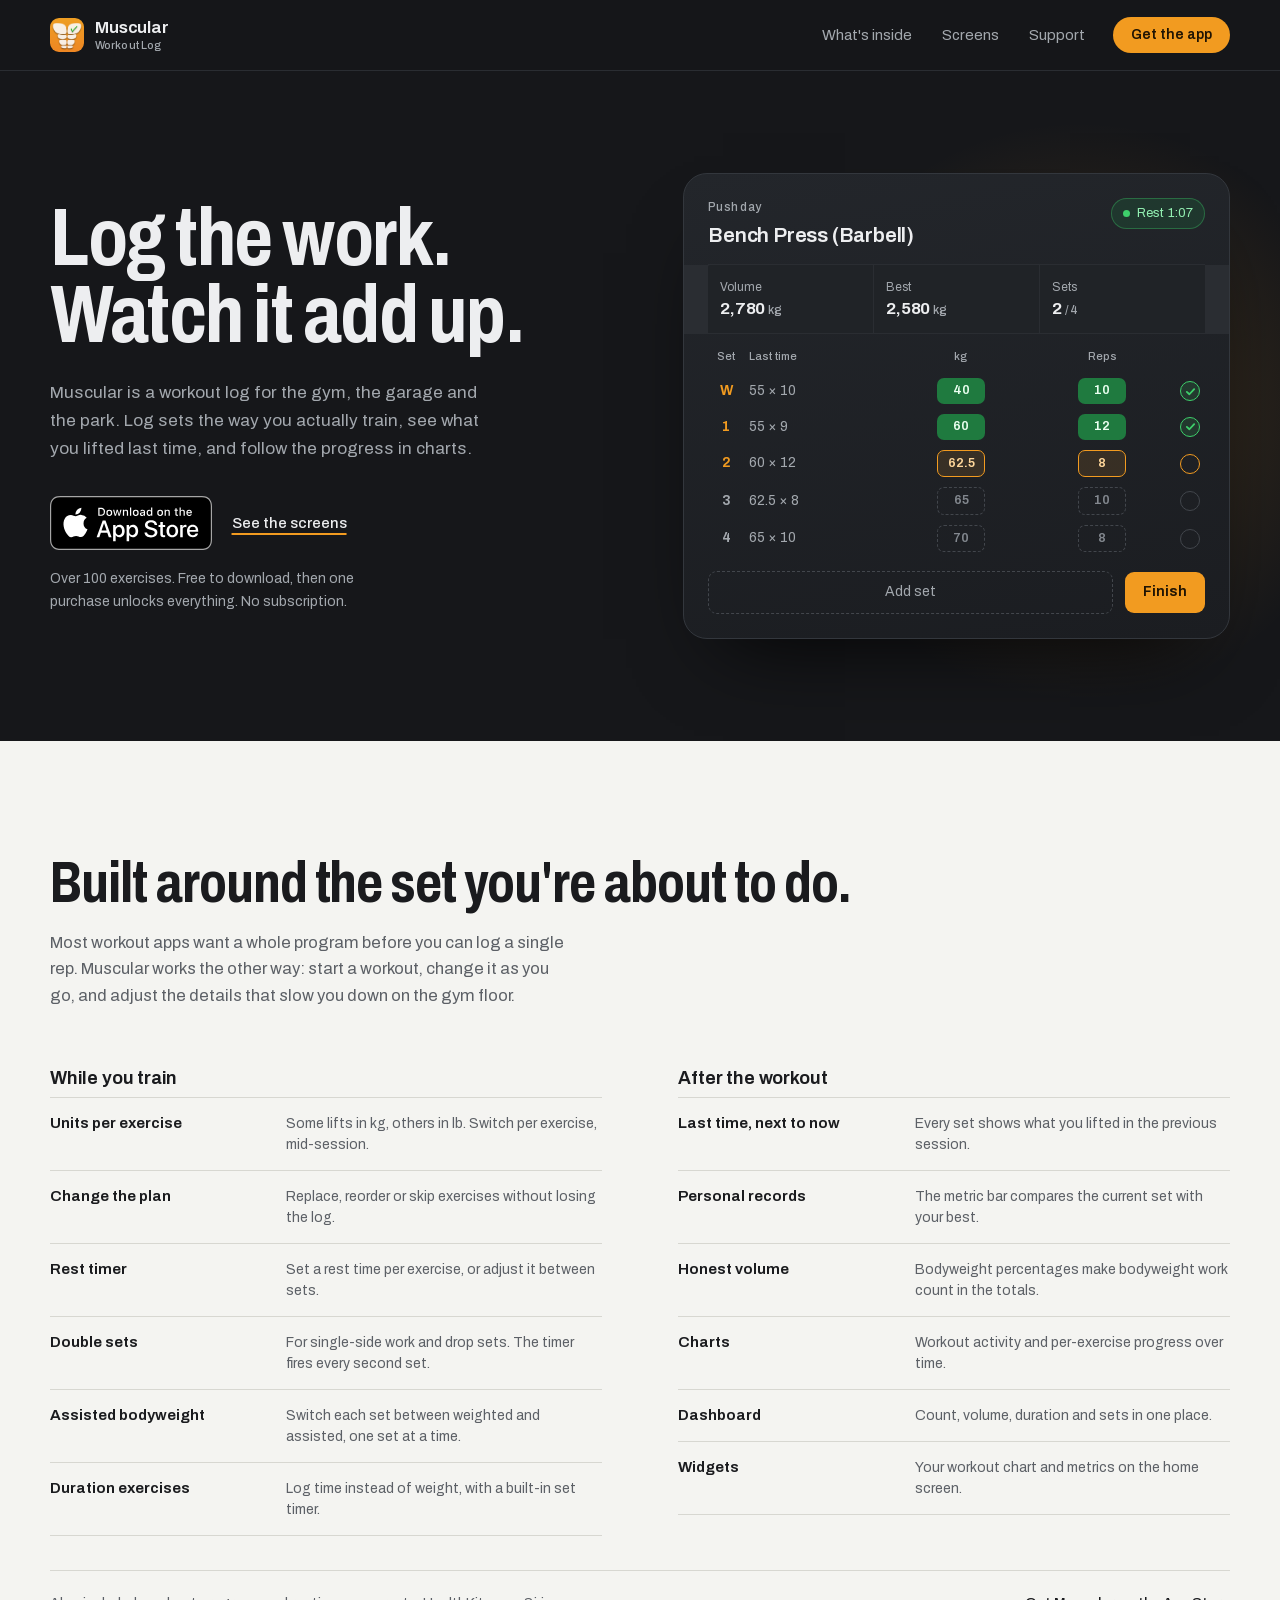
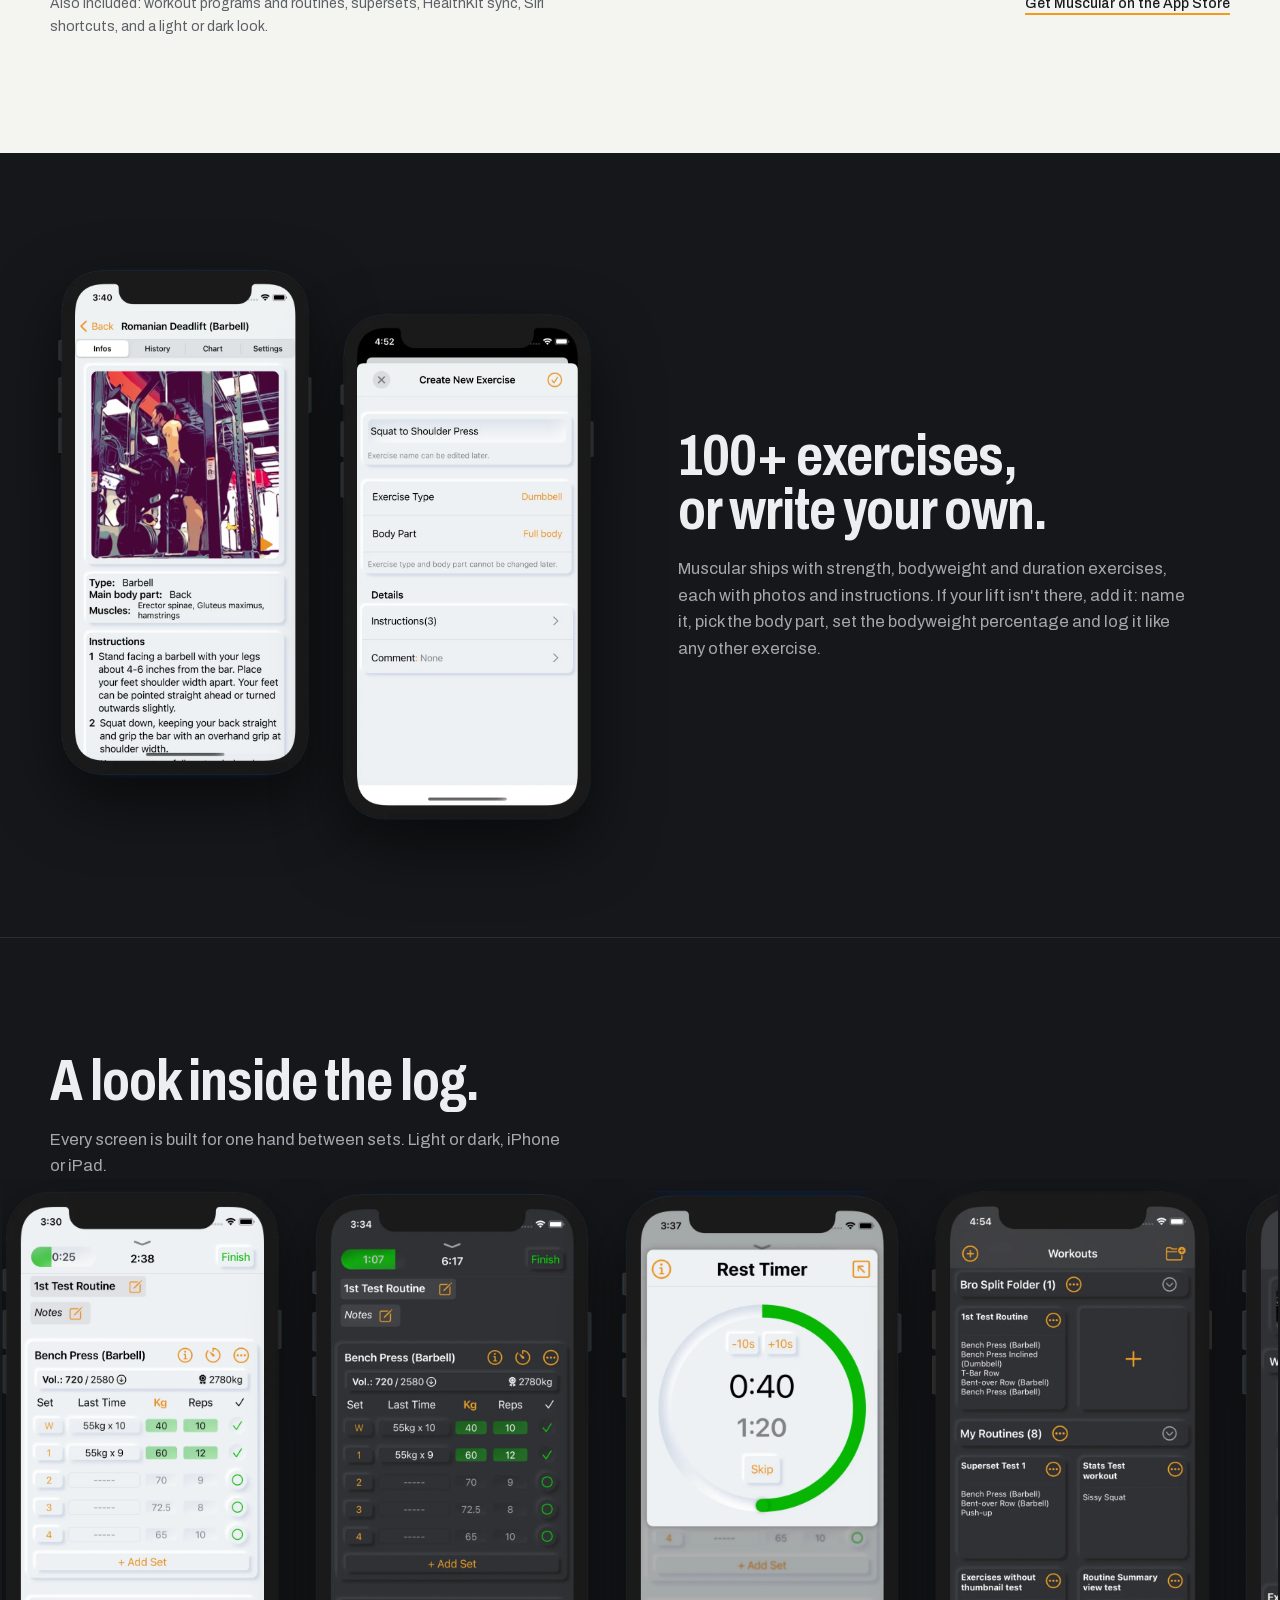
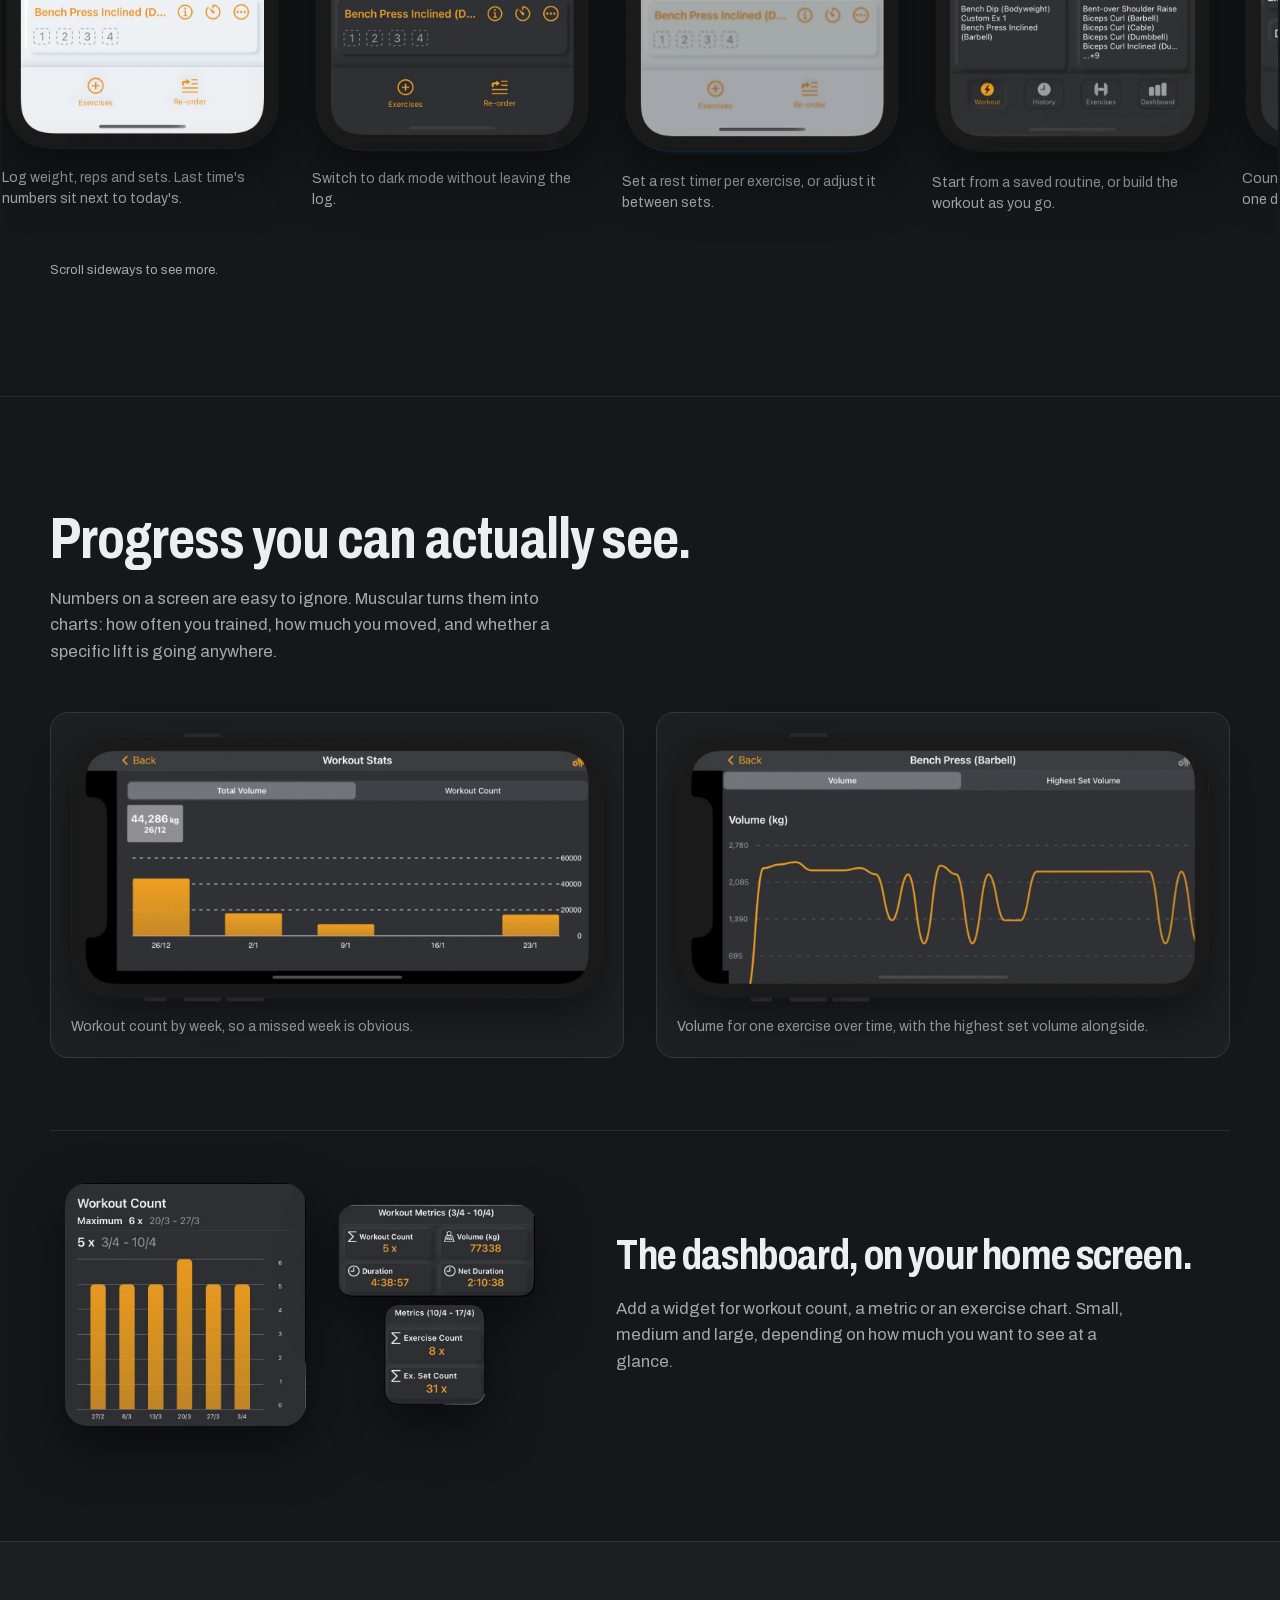
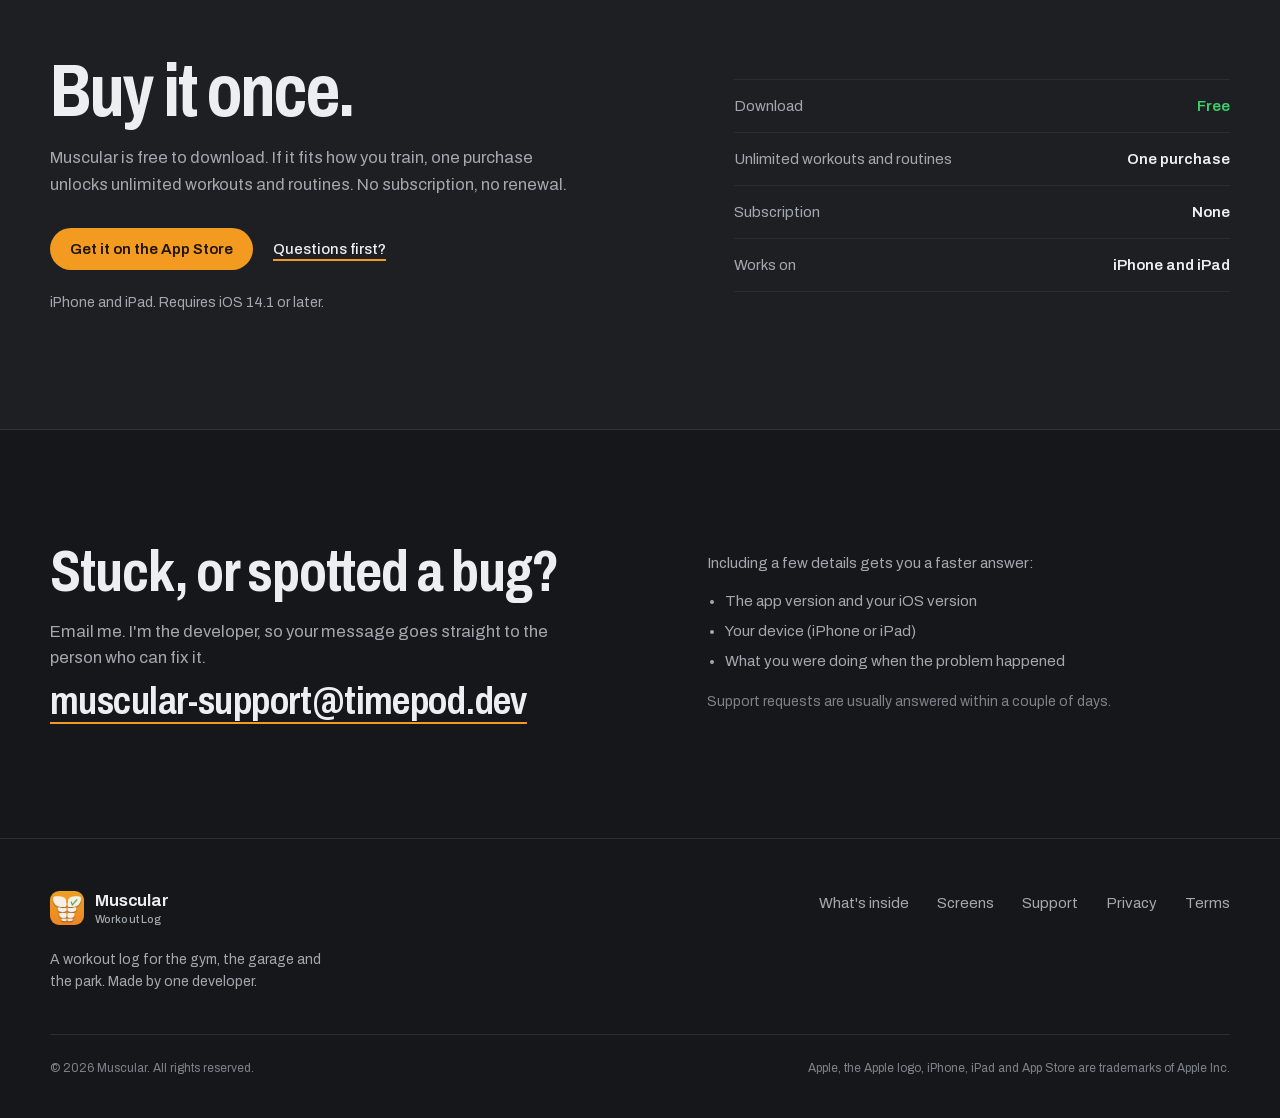
<file: index.html>
<!doctype html>
<html lang="en">
<head>
  <meta charset="utf-8">
  <meta name="viewport" content="width=device-width, initial-scale=1">
  <title>Muscular Workout Log: a workout tracker with no subscription</title>
  <meta name="description" content="Log every set, see what you lifted last time, and follow your progress in charts. Over 100 exercises, per-exercise weight units, rest timers and widgets. Free download, one-time unlock, no subscription.">
  <link rel="canonical" href="https://muscular.timepod.dev/">
  <meta name="theme-color" content="#16171a">
  <meta property="og:type" content="website">
  <meta property="og:site_name" content="Muscular Workout Log">
  <meta property="og:title" content="Muscular Workout Log">
  <meta property="og:description" content="A workout log for the gym, the garage and the park. Log sets, compare with last time, and see the progress. One-time purchase, no subscription.">
  <meta property="og:url" content="https://muscular.timepod.dev/">
  <meta property="og:image" content="https://muscular.timepod.dev/assets/img/og.png">
  <meta property="og:image:width" content="1200">
  <meta property="og:image:height" content="630">
  <meta name="twitter:card" content="summary_large_image">
  <link rel="icon" href="favicon.ico" sizes="any">
  <link rel="icon" type="image/png" href="assets/img/icon-32.png" sizes="32x32">
  <link rel="apple-touch-icon" href="assets/img/icon-180.png">
  <link rel="preload" href="assets/fonts/archivo-latin-var.woff2" as="font" type="font/woff2" crossorigin>
  <link rel="stylesheet" href="assets/css/site.css">
  <script type="application/ld+json">
  {
    "@context": "https://schema.org",
    "@type": "SoftwareApplication",
    "name": "Muscular Workout Log",
    "applicationCategory": "HealthApplication",
    "operatingSystem": "iOS 14.1 or later, iPadOS 14.1 or later",
    "url": "https://apps.apple.com/us/app/muscular-workout-log/id1513704154",
    "downloadUrl": "https://apps.apple.com/us/app/muscular-workout-log/id1513704154",
    "offers": {
      "@type": "Offer",
      "price": "0",
      "priceCurrency": "USD"
    },
    "author": {
      "@type": "Person",
      "name": "Dominik Butz"
    }
  }
  </script>
</head>
<body>
  <a class="skip" href="#main">Skip to content</a>

  <header class="site-head">
    <div class="wrap head-inner">
      <a class="brand" href="index.html">
        <img src="assets/img/app-icon.png" alt="" width="34" height="34">
        <span>
          <span class="brand-name">Muscular</span>
          <span class="brand-sub">Workout Log</span>
        </span>
      </a>
      <nav class="site-nav" aria-label="Main">
        <a href="#inside">What's inside</a>
        <a href="#screens">Screens</a>
        <a href="support.html">Support</a>
      </nav>
      <a class="btn btn-primary head-cta" href="https://apps.apple.com/us/app/muscular-workout-log/id1513704154" target="_blank" rel="noopener">Get the app</a>
    </div>
  </header>

  <main id="main">
    <section class="hero">
      <div class="wrap hero-grid">
        <div>
          <h1 class="display">Log the work. Watch it add up.</h1>
          <p class="hero-lede">Muscular is a workout log for the gym, the garage and the park. Log sets the way you actually train, see what you lifted last time, and follow the progress in charts.</p>
          <div class="hero-actions">
            <a class="badge" href="https://apps.apple.com/us/app/muscular-workout-log/id1513704154" target="_blank" rel="noopener">
              <img src="assets/img/app-store-badge.svg" alt="Download on the App Store" width="180" height="60">
            </a>
            <a class="text-link" href="#screens">See the screens</a>
          </div>
          <p class="hero-note">Over 100 exercises. Free to download, then one purchase unlocks everything. No subscription.</p>
        </div>

        <div class="session" aria-hidden="true">
          <div class="session-head">
            <div>
              <p class="session-day">Push day</p>
              <h2 class="session-title">Bench Press (Barbell)</h2>
            </div>
            <span class="session-rest"><span class="dot"></span>Rest 1:07</span>
          </div>

          <div class="session-metrics">
            <div class="metric"><span>Volume</span><b>2,780 <i>kg</i></b></div>
            <div class="metric"><span>Best</span><b>2,580 <i>kg</i></b></div>
            <div class="metric"><span>Sets</span><b>2 <i>/ 4</i></b></div>
          </div>

          <table class="sets">
            <caption class="sr-only">Bench press set log</caption>
            <thead>
              <tr>
                <th scope="col">Set</th>
                <th scope="col">Last time</th>
                <th scope="col">kg</th>
                <th scope="col">Reps</th>
                <th scope="col"><span class="sr-only">Done</span></th>
              </tr>
            </thead>
            <tbody>
              <tr class="row-a">
                <td class="set-no">W</td>
                <td class="last">55 &times; 10</td>
                <td><span class="chip chip-done">40</span></td>
                <td><span class="chip chip-done">10</span></td>
                <td><span class="mark mark-done"><svg viewBox="0 0 12 12" aria-hidden="true"><path d="M2 6.4 4.8 9 10 3.4" fill="none" stroke="currentColor" stroke-width="2" stroke-linecap="round" stroke-linejoin="round"/></svg></span></td>
              </tr>
              <tr class="row-b">
                <td class="set-no">1</td>
                <td class="last">55 &times; 9</td>
                <td><span class="chip chip-done">60</span></td>
                <td><span class="chip chip-done">12</span></td>
                <td><span class="mark mark-done"><svg viewBox="0 0 12 12" aria-hidden="true"><path d="M2 6.4 4.8 9 10 3.4" fill="none" stroke="currentColor" stroke-width="2" stroke-linecap="round" stroke-linejoin="round"/></svg></span></td>
              </tr>
              <tr>
                <td class="set-no">2</td>
                <td class="last">60 &times; 12</td>
                <td><span class="chip chip-active">62.5</span></td>
                <td><span class="chip chip-active">8</span></td>
                <td><span class="mark mark-active"></span></td>
              </tr>
              <tr class="is-upcoming">
                <td class="set-no">3</td>
                <td class="last">62.5 &times; 8</td>
                <td><span class="chip chip-empty">65</span></td>
                <td><span class="chip chip-empty">10</span></td>
                <td><span class="mark"></span></td>
              </tr>
              <tr class="is-upcoming">
                <td class="set-no">4</td>
                <td class="last">65 &times; 10</td>
                <td><span class="chip chip-empty">70</span></td>
                <td><span class="chip chip-empty">8</span></td>
                <td><span class="mark"></span></td>
              </tr>
            </tbody>
          </table>

          <div class="session-actions">
            <span class="add-set">Add set</span>
            <span class="finish">Finish</span>
          </div>
        </div>
      </div>
    </section>

    <section class="section sheet" id="inside">
      <div class="wrap">
        <div class="section-head">
          <h2 class="display-2">Built around the set you're about to do.</h2>
          <p class="lede">Most workout apps want a whole program before you can log a single rep. Muscular works the other way: start a workout, change it as you go, and adjust the details that slow you down on the gym floor.</p>
        </div>

        <div class="sheet-grid">
          <div>
            <h3 class="group-title">While you train</h3>
            <ul class="features">
              <li><b>Units per exercise</b><span>Some lifts in kg, others in lb. Switch per exercise, mid-session.</span></li>
              <li><b>Change the plan</b><span>Replace, reorder or skip exercises without losing the log.</span></li>
              <li><b>Rest timer</b><span>Set a rest time per exercise, or adjust it between sets.</span></li>
              <li><b>Double sets</b><span>For single-side work and drop sets. The timer fires every second set.</span></li>
              <li><b>Assisted bodyweight</b><span>Switch each set between weighted and assisted, one set at a time.</span></li>
              <li><b>Duration exercises</b><span>Log time instead of weight, with a built-in set timer.</span></li>
            </ul>
          </div>
          <div>
            <h3 class="group-title">After the workout</h3>
            <ul class="features">
              <li><b>Last time, next to now</b><span>Every set shows what you lifted in the previous session.</span></li>
              <li><b>Personal records</b><span>The metric bar compares the current set with your best.</span></li>
              <li><b>Honest volume</b><span>Bodyweight percentages make bodyweight work count in the totals.</span></li>
              <li><b>Charts</b><span>Workout activity and per-exercise progress over time.</span></li>
              <li><b>Dashboard</b><span>Count, volume, duration and sets in one place.</span></li>
              <li><b>Widgets</b><span>Your workout chart and metrics on the home screen.</span></li>
            </ul>
          </div>
        </div>

        <div class="sheet-foot">
          <p>Also included: workout programs and routines, supersets, HealthKit sync, Siri shortcuts, and a light or dark look.</p>
          <a class="text-link" href="https://apps.apple.com/us/app/muscular-workout-log/id1513704154" target="_blank" rel="noopener">Get Muscular on the App Store</a>
        </div>
      </div>
    </section>

    <section class="section" id="exercises">
      <div class="wrap split">
        <div class="phones-pair">
          <img src="assets/img/exercises.webp" alt="Exercise library showing a bench press with photos, muscles worked and instructions" width="746" height="1502" loading="lazy">
          <img src="assets/img/create-exercise.webp" alt="Creating a custom exercise with type, body part and bodyweight percentage" width="745" height="1497" loading="lazy">
        </div>
        <div>
          <h2 class="display-2">100+ exercises, or write your own.</h2>
          <p class="lede">Muscular ships with strength, bodyweight and duration exercises, each with photos and instructions. If your lift isn't there, add it: name it, pick the body part, set the bodyweight percentage and log it like any other exercise.</p>
        </div>
      </div>
    </section>

    <section class="section section-hairline gallery-section" id="screens">
      <div class="wrap">
        <div class="section-head">
          <h2 class="display-2">A look inside the log.</h2>
          <p class="lede">Every screen is built for one hand between sets. Light or dark, iPhone or iPad.</p>
        </div>

        <div class="gallery" role="region" aria-label="App screenshots" tabindex="0">
          <figure class="shot">
            <img src="assets/img/workout-light.webp" alt="Workout screen in light mode with bench press sets, weights and reps" width="745" height="1490" loading="lazy">
            <figcaption>Log weight, reps and sets. Last time's numbers sit next to today's.</figcaption>
          </figure>
          <figure class="shot">
            <img src="assets/img/workout-dark.webp" alt="The same workout screen in dark mode" width="746" height="1496" loading="lazy">
            <figcaption>Switch to dark mode without leaving the log.</figcaption>
          </figure>
          <figure class="shot">
            <img src="assets/img/rest-timer.webp" alt="Rest timer screen with a countdown and per-exercise timer settings" width="746" height="1504" loading="lazy">
            <figcaption>Set a rest timer per exercise, or adjust it between sets.</figcaption>
          </figure>
          <figure class="shot">
            <img src="assets/img/routines.webp" alt="Workout selection screen listing saved routines" width="740" height="1494" loading="lazy">
            <figcaption>Start from a saved routine, or build the workout as you go.</figcaption>
          </figure>
          <figure class="shot">
            <img src="assets/img/dashboard.webp" alt="Dashboard with workout count, volume, duration and set totals" width="746" height="1496" loading="lazy">
            <figcaption>Count, volume, duration and sets, all on one dashboard.</figcaption>
          </figure>
        </div>
        <p class="gallery-hint">Scroll sideways to see more.</p>
      </div>
    </section>

    <section class="section section-hairline" id="progress">
      <div class="wrap">
        <div class="section-head">
          <h2 class="display-2">Progress you can actually see.</h2>
          <p class="lede">Numbers on a screen are easy to ignore. Muscular turns them into charts: how often you trained, how much you moved, and whether a specific lift is going anywhere.</p>
        </div>

        <div class="proof-grid">
          <figure class="chart-card">
            <img src="assets/img/workout-chart.webp" alt="Bar chart of workout count across six weeks" width="1400" height="706" loading="lazy">
            <figcaption>Workout count by week, so a missed week is obvious.</figcaption>
          </figure>
          <figure class="chart-card">
            <img src="assets/img/exercise-chart.webp" alt="Line chart of bench press volume over time" width="1400" height="706" loading="lazy">
            <figcaption>Volume for one exercise over time, with the highest set volume alongside.</figcaption>
          </figure>
        </div>

        <div class="widgets">
          <div class="widget-imgs">
            <img src="assets/img/widget-workout.webp" alt="Large home screen widget showing workout count as a bar chart" width="644" height="650" loading="lazy">
            <img src="assets/img/widget-metrics.webp" alt="Small and medium home screen widgets showing workout metrics" width="600" height="600" loading="lazy">
          </div>
          <div>
            <h3 class="subhead">The dashboard, on your home screen.</h3>
            <p class="lede">Add a widget for workout count, a metric or an exercise chart. Small, medium and large, depending on how much you want to see at a glance.</p>
          </div>
        </div>
      </div>
    </section>

    <section class="section purchase" id="pricing">
      <div class="wrap purchase-grid">
        <div>
          <h2 class="display-2">Buy it once.</h2>
          <p class="lede">Muscular is free to download. If it fits how you train, one purchase unlocks unlimited workouts and routines. No subscription, no renewal.</p>
          <div class="purchase-actions">
            <a class="btn btn-primary" href="https://apps.apple.com/us/app/muscular-workout-log/id1513704154" target="_blank" rel="noopener">Get it on the App Store</a>
            <a class="text-link" href="support.html">Questions first?</a>
          </div>
          <p class="purchase-note">iPhone and iPad. Requires iOS 14.1 or later.</p>
        </div>
        <ul class="spec">
          <li><span>Download</span><b class="free">Free</b></li>
          <li><span>Unlimited workouts and routines</span><b>One purchase</b></li>
          <li><span>Subscription</span><b>None</b></li>
          <li><span>Works on</span><b>iPhone and iPad</b></li>
        </ul>
      </div>
    </section>

    <section class="section" id="support">
      <div class="wrap contact-grid">
        <div>
          <h2 class="display-2">Stuck, or spotted a bug?</h2>
          <p class="lede">Email me. I'm the developer, so your message goes straight to the person who can fix it.</p>
          <a class="mail" href="mailto:muscular-support@timepod.dev?subject=Muscular%20support">muscular-support@timepod.dev</a>
        </div>
        <div class="contact-aside">
          <p>Including a few details gets you a faster answer:</p>
          <ul>
            <li>The app version and your iOS version</li>
            <li>Your device (iPhone or iPad)</li>
            <li>What you were doing when the problem happened</li>
          </ul>
          <p class="note">Support requests are usually answered within a couple of days.</p>
        </div>
      </div>
    </section>
  </main>

  <footer class="site-foot">
    <div class="wrap">
      <div class="foot-grid">
        <div class="foot-brand">
          <a class="brand" href="index.html">
            <img src="assets/img/app-icon.png" alt="" width="34" height="34">
            <span>
              <span class="brand-name">Muscular</span>
              <span class="brand-sub">Workout Log</span>
            </span>
          </a>
          <p>A workout log for the gym, the garage and the park. Made by one developer.</p>
        </div>
        <nav class="foot-nav" aria-label="Footer">
          <a href="index.html#inside">What's inside</a>
          <a href="index.html#screens">Screens</a>
          <a href="support.html">Support</a>
          <a href="privacy.html">Privacy</a>
          <a href="terms.html">Terms</a>
        </nav>
      </div>
      <div class="foot-legal">
        <p>&copy; 2026 Muscular. All rights reserved.</p>
        <p>Apple, the Apple logo, iPhone, iPad and App Store are trademarks of Apple Inc.</p>
      </div>
    </div>
  </footer>
</body>
</html>
</file>
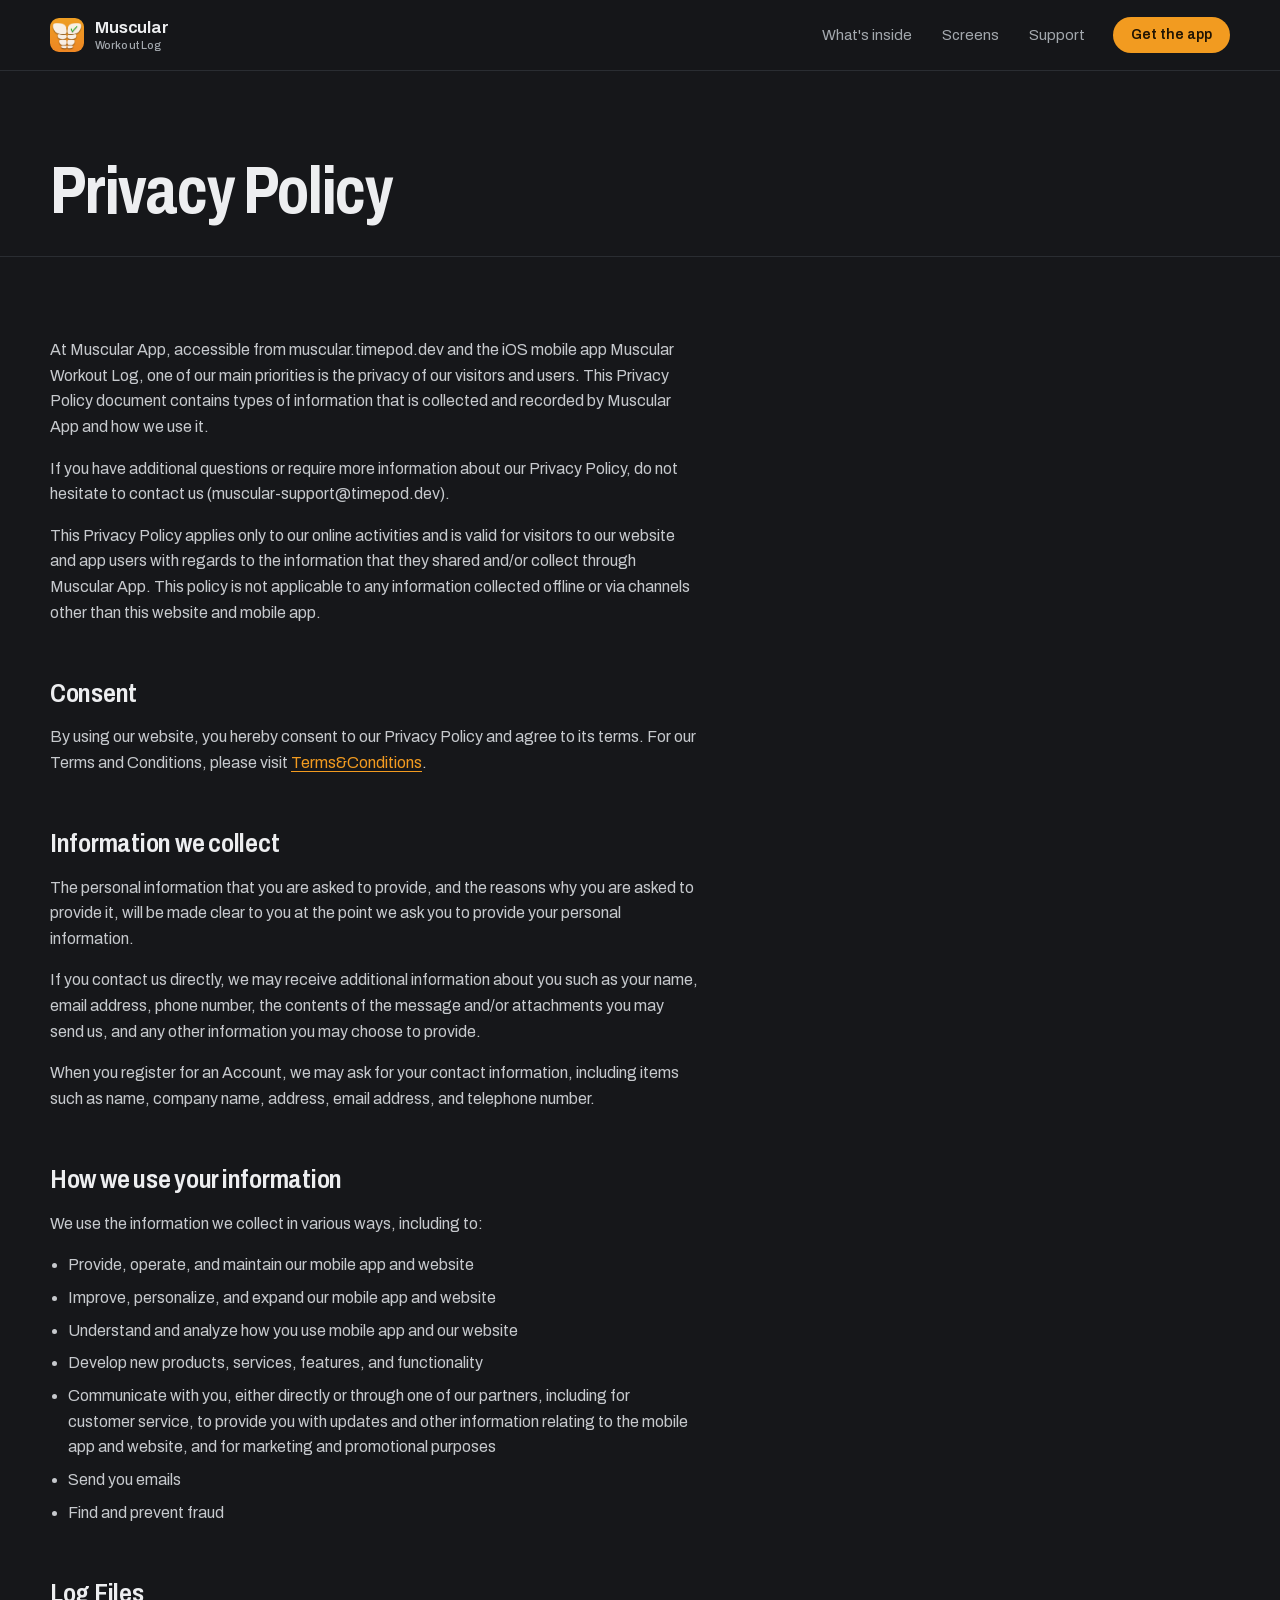
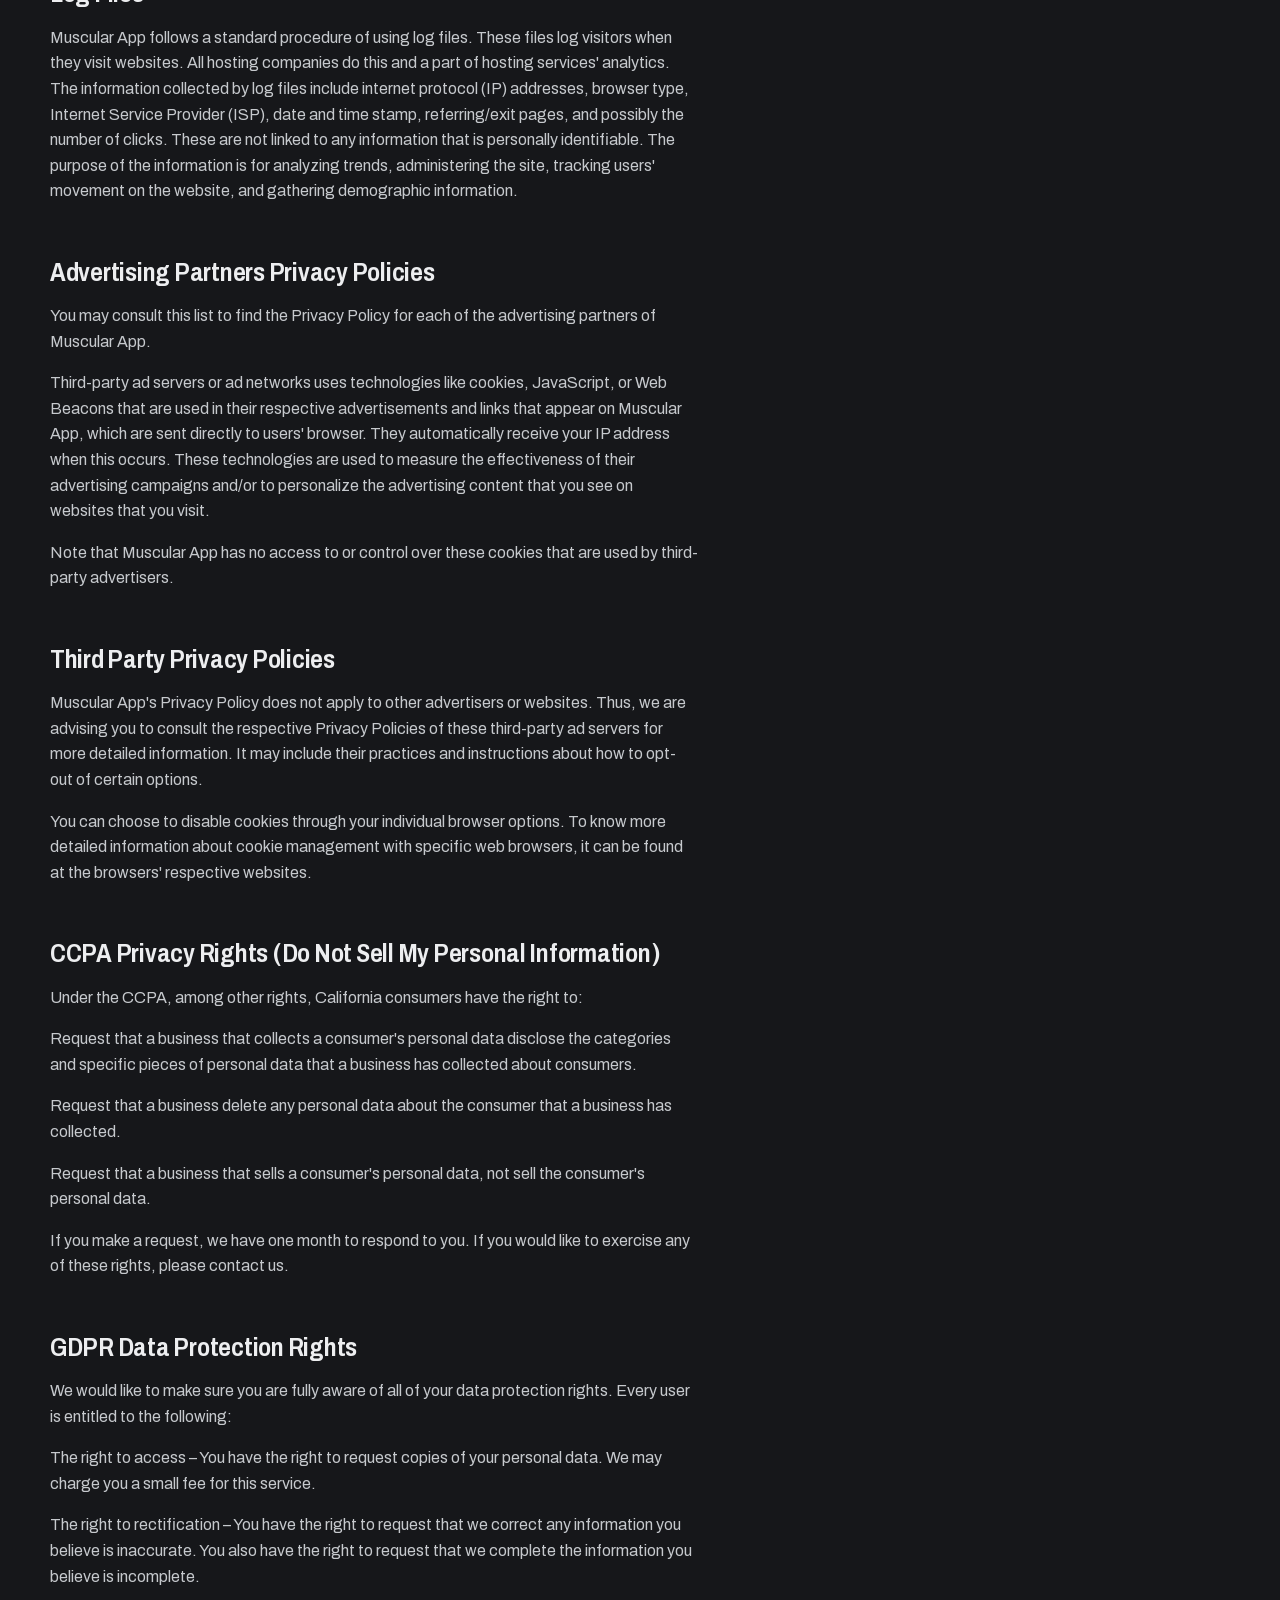
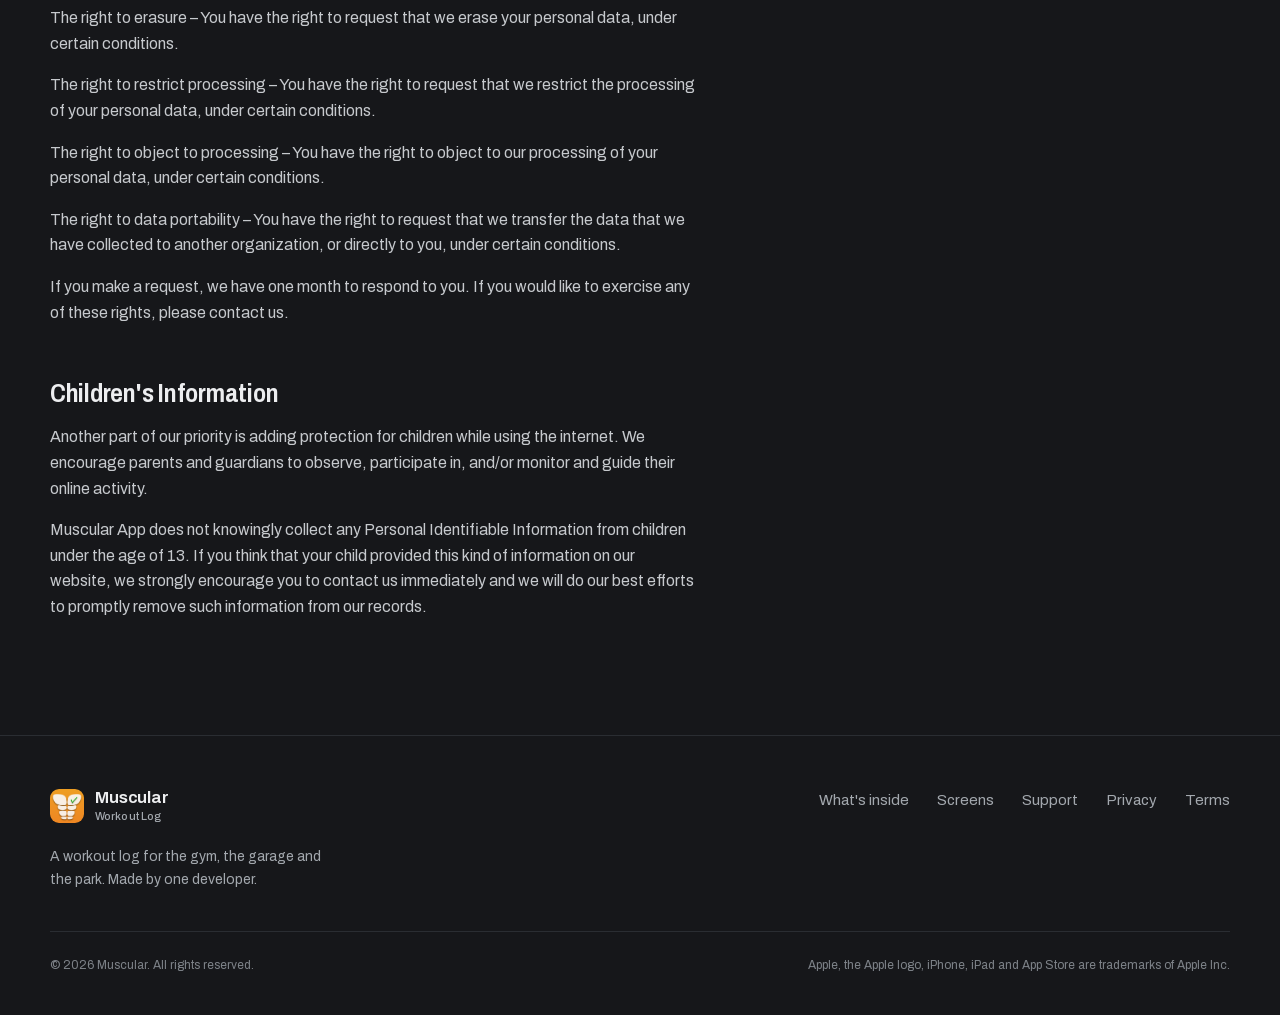
<file: privacy.html>
<!doctype html>
<html lang="en">
<head>
  <meta charset="utf-8">
  <meta name="viewport" content="width=device-width, initial-scale=1">
  <title>Privacy Policy | Muscular Workout Log</title>
  <meta name="description" content="Privacy policy for the Muscular Workout Log website and iOS app.">
  <link rel="canonical" href="https://muscular.timepod.dev/privacy.html">
  <meta name="theme-color" content="#16171a">
  <meta property="og:type" content="article">
  <meta property="og:site_name" content="Muscular Workout Log">
  <meta property="og:title" content="Privacy Policy | Muscular Workout Log">
  <meta property="og:description" content="Privacy policy for the Muscular Workout Log website and iOS app.">
  <meta property="og:url" content="https://muscular.timepod.dev/privacy.html">
  <meta property="og:image" content="https://muscular.timepod.dev/assets/img/og.png">
  <meta name="twitter:card" content="summary_large_image">
  <link rel="icon" href="favicon.ico" sizes="any">
  <link rel="icon" type="image/png" href="assets/img/icon-32.png" sizes="32x32">
  <link rel="apple-touch-icon" href="assets/img/icon-180.png">
  <link rel="preload" href="assets/fonts/archivo-latin-var.woff2" as="font" type="font/woff2" crossorigin>
  <link rel="stylesheet" href="assets/css/site.css">
</head>
<body>
  <a class="skip" href="#main">Skip to content</a>

  <header class="site-head">
    <div class="wrap head-inner">
      <a class="brand" href="index.html">
        <img src="assets/img/app-icon.png" alt="" width="34" height="34">
        <span>
          <span class="brand-name">Muscular</span>
          <span class="brand-sub">Workout Log</span>
        </span>
      </a>
      <nav class="site-nav" aria-label="Main">
        <a href="index.html#inside">What's inside</a>
        <a href="index.html#screens">Screens</a>
        <a href="support.html">Support</a>
      </nav>
      <a class="btn btn-primary head-cta" href="https://apps.apple.com/us/app/muscular-workout-log/id1513704154" target="_blank" rel="noopener">Get the app</a>
    </div>
  </header>

  <main id="main">
    <section class="page-head">
      <div class="wrap">
        <h1 class="page-title">Privacy Policy</h1>
      </div>
    </section>

    <div class="wrap">
      <article class="prose">
        <p>At Muscular App, accessible from muscular.timepod.dev and the iOS mobile app Muscular Workout Log, one of our main priorities is the privacy of our visitors and users. This Privacy Policy document contains types of information that is collected and recorded by Muscular App and how we use it.</p>

        <p>If you have additional questions or require more information about our Privacy Policy, do not hesitate to contact us (muscular-support@timepod.dev).</p>

        <p>This Privacy Policy applies only to our online activities and is valid for visitors to our website and app users with regards to the information that they shared and/or collect through Muscular App. This policy is not applicable to any information collected offline or via channels other than this website and mobile app.
        </p>

        <h2>Consent</h2>

        <p>By using our website, you hereby consent to our Privacy Policy and agree to its terms. For our Terms and Conditions, please visit <a href="terms.html">Terms&amp;Conditions</a>.</p>

        <h2>Information we collect</h2>

        <p>The personal information that you are asked to provide, and the reasons why you are asked to provide it, will be made clear to you at the point we ask you to provide your personal information.</p>
        <p>If you contact us directly, we may receive additional information about you such as your name, email address, phone number, the contents of the message and/or attachments you may send us, and any other information you may choose to provide.</p>
        <p>When you register for an Account, we may ask for your contact information, including items such as name, company name, address, email address, and telephone number.</p>

        <h2>How we use your information</h2>

        <p>We use the information we collect in various ways, including to:</p>

        <ul>
        <li>Provide, operate, and maintain our mobile app and website</li>
        <li>Improve, personalize, and expand our mobile app and website</li>
        <li>Understand and analyze how you use mobile app and our website</li>
        <li>Develop new products, services, features, and functionality</li>
        <li>Communicate with you, either directly or through one of our partners, including for customer service, to provide you with updates and other information relating to the mobile app and website, and for marketing and promotional purposes</li>
        <li>Send you emails</li>
        <li>Find and prevent fraud</li>
        </ul>

        <h2>Log Files</h2>

        <p>Muscular App follows a standard procedure of using log files. These files log visitors when they visit websites. All hosting companies do this and a part of hosting services' analytics. The information collected by log files include internet protocol (IP) addresses, browser type,
            Internet Service Provider (ISP), date and time stamp, referring/exit pages, and possibly the number of clicks. These are not linked to any information that is personally identifiable. The purpose of the information is for analyzing trends, administering the site,
            tracking users' movement on the website, and gathering demographic information.</p>

        <h2>Advertising Partners Privacy Policies</h2>

        <p>You may consult this list to find the Privacy Policy for each of the advertising partners of Muscular App.</p>

        <p>Third-party ad servers or ad networks uses technologies like cookies, JavaScript, or Web Beacons that are used in their respective advertisements and links that appear on Muscular App, which are sent directly to users' browser. They automatically receive your IP address when this occurs.
            These technologies are used to measure the effectiveness of their advertising campaigns and/or to personalize the advertising content that you see on websites that you visit.</p>

        <p>Note that Muscular App has no access to or control over these cookies that are used by third-party advertisers.</p>

        <h2>Third Party Privacy Policies</h2>

        <p>Muscular App's Privacy Policy does not apply to other advertisers or websites. Thus, we are advising you to consult the respective Privacy Policies of these third-party ad servers for more detailed information.
            It may include their practices and instructions about how to opt-out of certain options. </p>

        <p>You can choose to disable cookies through your individual browser options. To know more detailed information about cookie management with specific web browsers, it can be found at the browsers' respective websites.</p>

        <h2>CCPA Privacy Rights (Do Not Sell My Personal Information)</h2>

        <p>Under the CCPA, among other rights, California consumers have the right to:</p>
        <p>Request that a business that collects a consumer's personal data disclose the categories and specific pieces of personal data that a business has collected about consumers.</p>
        <p>Request that a business delete any personal data about the consumer that a business has collected.</p>
        <p>Request that a business that sells a consumer's personal data, not sell the consumer's personal data.</p>
        <p>If you make a request, we have one month to respond to you. If you would like to exercise any of these rights, please contact us.</p>

        <h2>GDPR Data Protection Rights</h2>

        <p>We would like to make sure you are fully aware of all of your data protection rights. Every user is entitled to the following:</p>
        <p>The right to access – You have the right to request copies of your personal data. We may charge you a small fee for this service.</p>
        <p>The right to rectification – You have the right to request that we correct any information you believe is inaccurate. You also have the right to request that we complete the information you believe is incomplete.</p>
        <p>The right to erasure – You have the right to request that we erase your personal data, under certain conditions.</p>
        <p>The right to restrict processing – You have the right to request that we restrict the processing of your personal data, under certain conditions.</p>
        <p>The right to object to processing – You have the right to object to our processing of your personal data, under certain conditions.</p>
        <p>The right to data portability – You have the right to request that we transfer the data that we have collected to another organization, or directly to you, under certain conditions.</p>
        <p>If you make a request, we have one month to respond to you. If you would like to exercise any of these rights, please contact us.</p>

        <h2>Children's Information</h2>

        <p>Another part of our priority is adding protection for children while using the internet. We encourage parents and guardians to observe, participate in, and/or monitor and guide their online activity.</p>

        <p>Muscular App does not knowingly collect any Personal Identifiable Information from children under the age of 13. If you think that your child provided this kind of information on our website, we strongly encourage you to contact us immediately and we will do our best efforts to promptly remove such information from our records.</p>
      </article>
    </div>
  </main>

  <footer class="site-foot">
    <div class="wrap">
      <div class="foot-grid">
        <div class="foot-brand">
          <a class="brand" href="index.html">
            <img src="assets/img/app-icon.png" alt="" width="34" height="34">
            <span>
              <span class="brand-name">Muscular</span>
              <span class="brand-sub">Workout Log</span>
            </span>
          </a>
          <p>A workout log for the gym, the garage and the park. Made by one developer.</p>
        </div>
        <nav class="foot-nav" aria-label="Footer">
          <a href="index.html#inside">What's inside</a>
          <a href="index.html#screens">Screens</a>
          <a href="support.html">Support</a>
          <a href="privacy.html">Privacy</a>
          <a href="terms.html">Terms</a>
        </nav>
      </div>
      <div class="foot-legal">
        <p>&copy; 2026 Muscular. All rights reserved.</p>
        <p>Apple, the Apple logo, iPhone, iPad and App Store are trademarks of Apple Inc.</p>
      </div>
    </div>
  </footer>
</body>
</html>
</file>
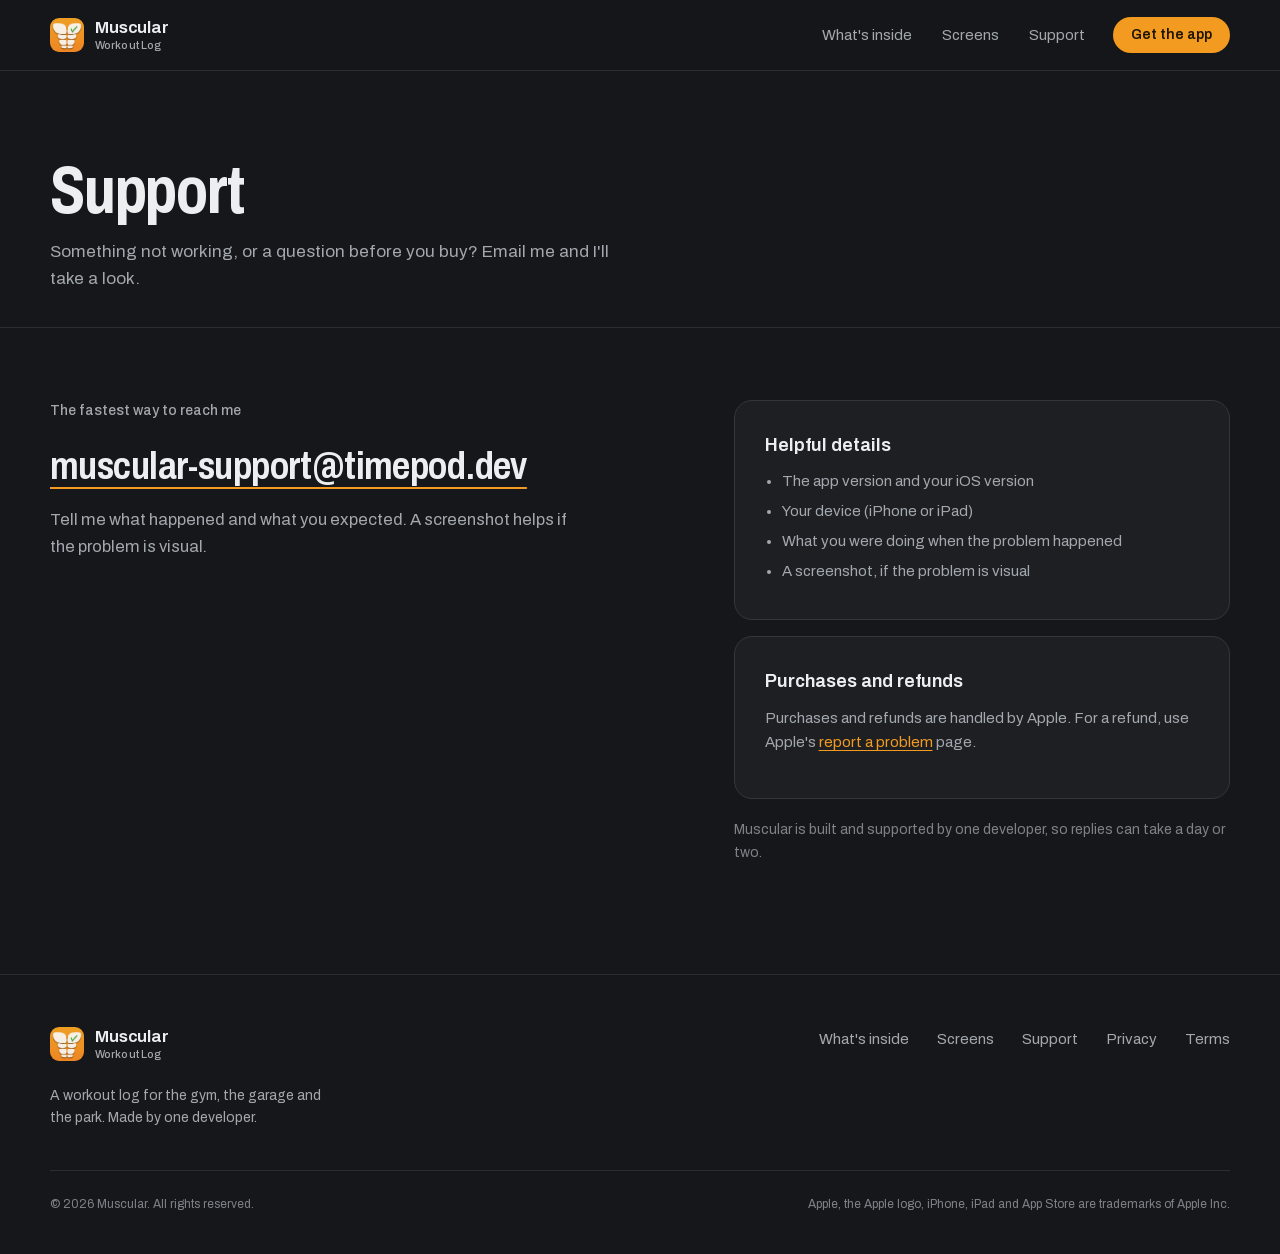
<file: support.html>
<!doctype html>
<html lang="en">
<head>
  <meta charset="utf-8">
  <meta name="viewport" content="width=device-width, initial-scale=1">
  <title>Support | Muscular Workout Log</title>
  <meta name="description" content="Get help with Muscular Workout Log. Email support about bugs, purchases, or anything else in the app.">
  <link rel="canonical" href="https://muscular.timepod.dev/support.html">
  <meta name="theme-color" content="#16171a">
  <meta property="og:type" content="website">
  <meta property="og:site_name" content="Muscular Workout Log">
  <meta property="og:title" content="Support | Muscular Workout Log">
  <meta property="og:description" content="Email support about bugs, purchases, or anything else in the app.">
  <meta property="og:url" content="https://muscular.timepod.dev/support.html">
  <meta property="og:image" content="https://muscular.timepod.dev/assets/img/og.png">
  <meta property="og:image:width" content="1200">
  <meta property="og:image:height" content="630">
  <meta name="twitter:card" content="summary_large_image">
  <link rel="icon" href="favicon.ico" sizes="any">
  <link rel="icon" type="image/png" href="assets/img/icon-32.png" sizes="32x32">
  <link rel="apple-touch-icon" href="assets/img/icon-180.png">
  <link rel="preload" href="assets/fonts/archivo-latin-var.woff2" as="font" type="font/woff2" crossorigin>
  <link rel="stylesheet" href="assets/css/site.css">
</head>
<body>
  <a class="skip" href="#main">Skip to content</a>

  <header class="site-head">
    <div class="wrap head-inner">
      <a class="brand" href="index.html">
        <img src="assets/img/app-icon.png" alt="" width="34" height="34">
        <span>
          <span class="brand-name">Muscular</span>
          <span class="brand-sub">Workout Log</span>
        </span>
      </a>
      <nav class="site-nav" aria-label="Main">
        <a href="index.html#inside">What's inside</a>
        <a href="index.html#screens">Screens</a>
        <a href="support.html" aria-current="page">Support</a>
      </nav>
      <a class="btn btn-primary head-cta" href="https://apps.apple.com/us/app/muscular-workout-log/id1513704154" target="_blank" rel="noopener">Get the app</a>
    </div>
  </header>

  <main id="main">
    <section class="page-head">
      <div class="wrap">
        <h1 class="page-title">Support</h1>
        <p class="page-intro">Something not working, or a question before you buy? Email me and I'll take a look.</p>
      </div>
    </section>

    <div class="wrap support-callout">
      <div>
        <p class="eyebrow-free">The fastest way to reach me</p>
        <a class="mail" href="mailto:muscular-support@timepod.dev?subject=Muscular%20support">muscular-support@timepod.dev</a>
        <p class="lede">Tell me what happened and what you expected. A screenshot helps if the problem is visual.</p>
      </div>
      <div class="support-aside">
        <div class="support-card">
          <h2>Helpful details</h2>
          <ul>
            <li>The app version and your iOS version</li>
            <li>Your device (iPhone or iPad)</li>
            <li>What you were doing when the problem happened</li>
            <li>A screenshot, if the problem is visual</li>
          </ul>
        </div>
        <div class="support-card">
          <h2>Purchases and refunds</h2>
          <p>Purchases and refunds are handled by Apple. For a refund, use Apple's <a href="https://reportaproblem.apple.com" target="_blank" rel="noopener">report a problem</a> page.</p>
        </div>
        <p class="note">Muscular is built and supported by one developer, so replies can take a day or two.</p>
      </div>
    </div>
  </main>

  <footer class="site-foot">
    <div class="wrap">
      <div class="foot-grid">
        <div class="foot-brand">
          <a class="brand" href="index.html">
            <img src="assets/img/app-icon.png" alt="" width="34" height="34">
            <span>
              <span class="brand-name">Muscular</span>
              <span class="brand-sub">Workout Log</span>
            </span>
          </a>
          <p>A workout log for the gym, the garage and the park. Made by one developer.</p>
        </div>
        <nav class="foot-nav" aria-label="Footer">
          <a href="index.html#inside">What's inside</a>
          <a href="index.html#screens">Screens</a>
          <a href="support.html">Support</a>
          <a href="privacy.html">Privacy</a>
          <a href="terms.html">Terms</a>
        </nav>
      </div>
      <div class="foot-legal">
        <p>&copy; 2026 Muscular. All rights reserved.</p>
        <p>Apple, the Apple logo, iPhone, iPad and App Store are trademarks of Apple Inc.</p>
      </div>
    </div>
  </footer>
</body>
</html>
</file>
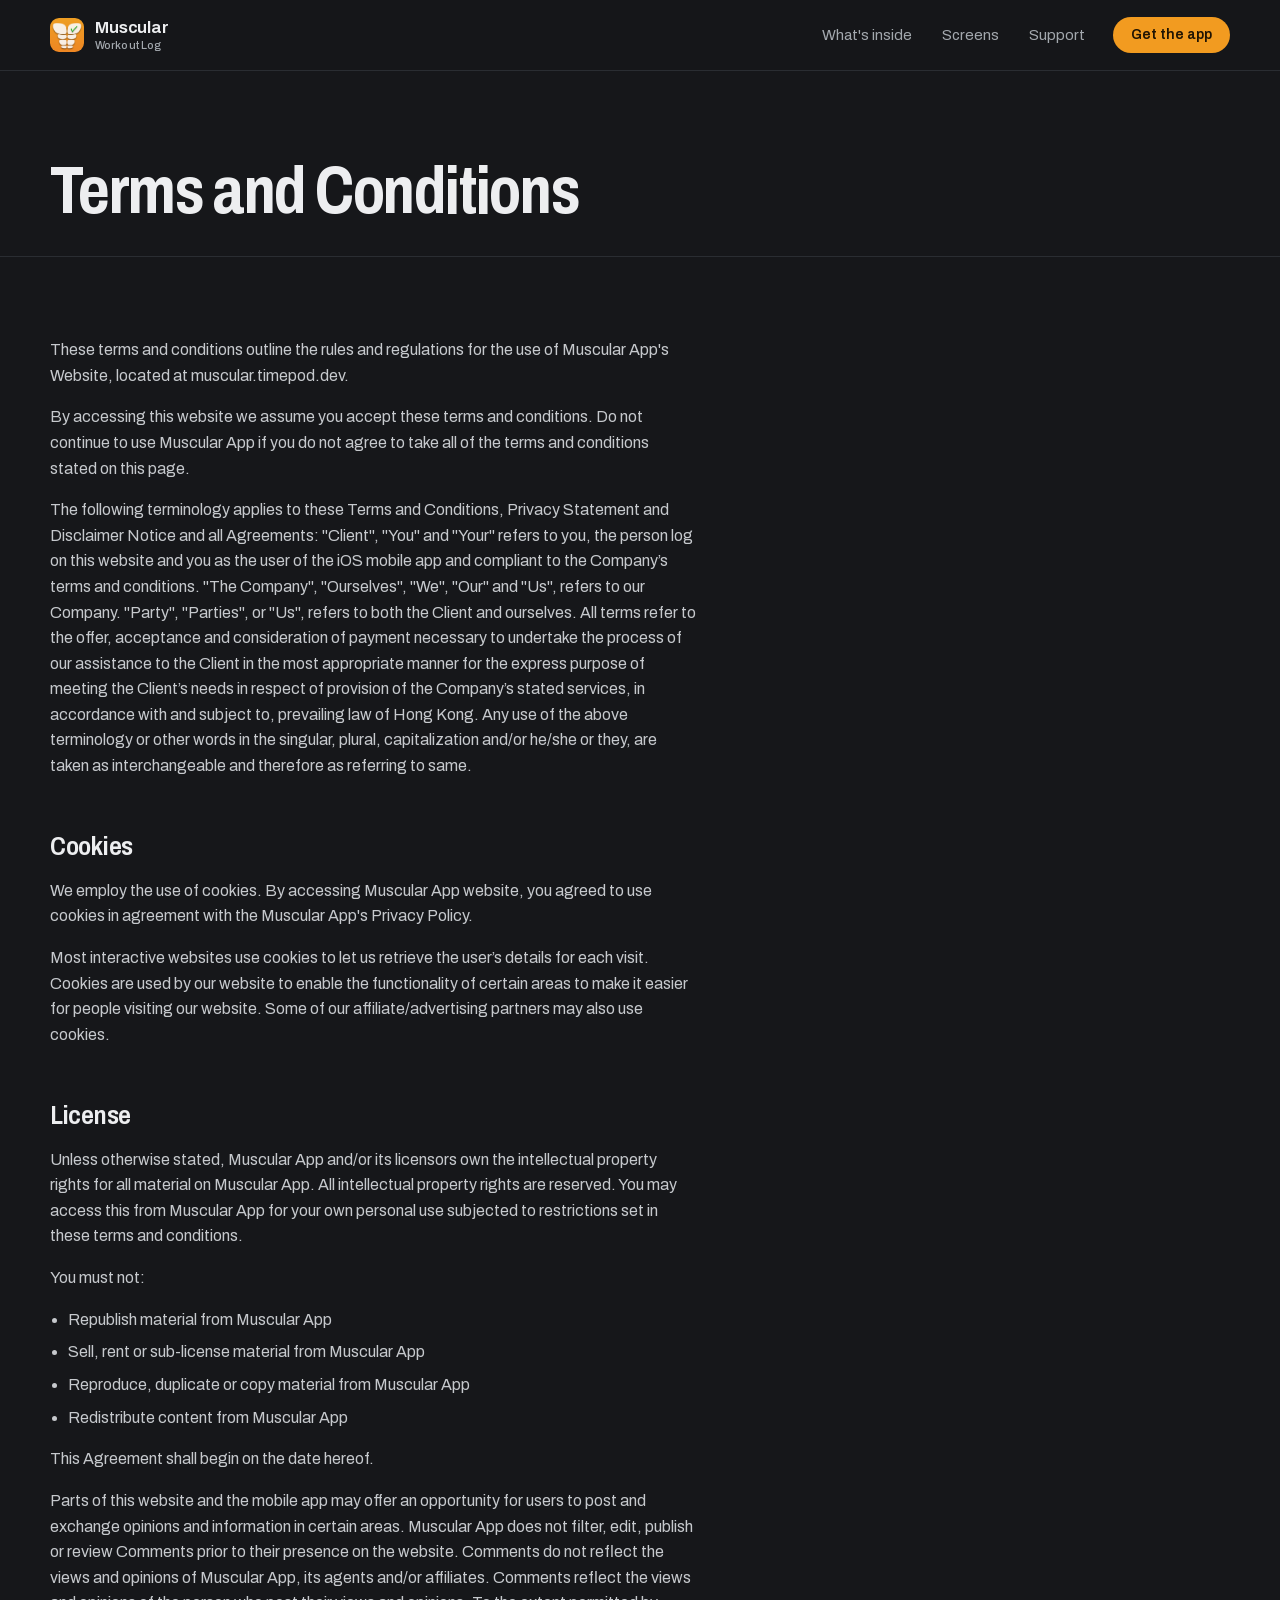
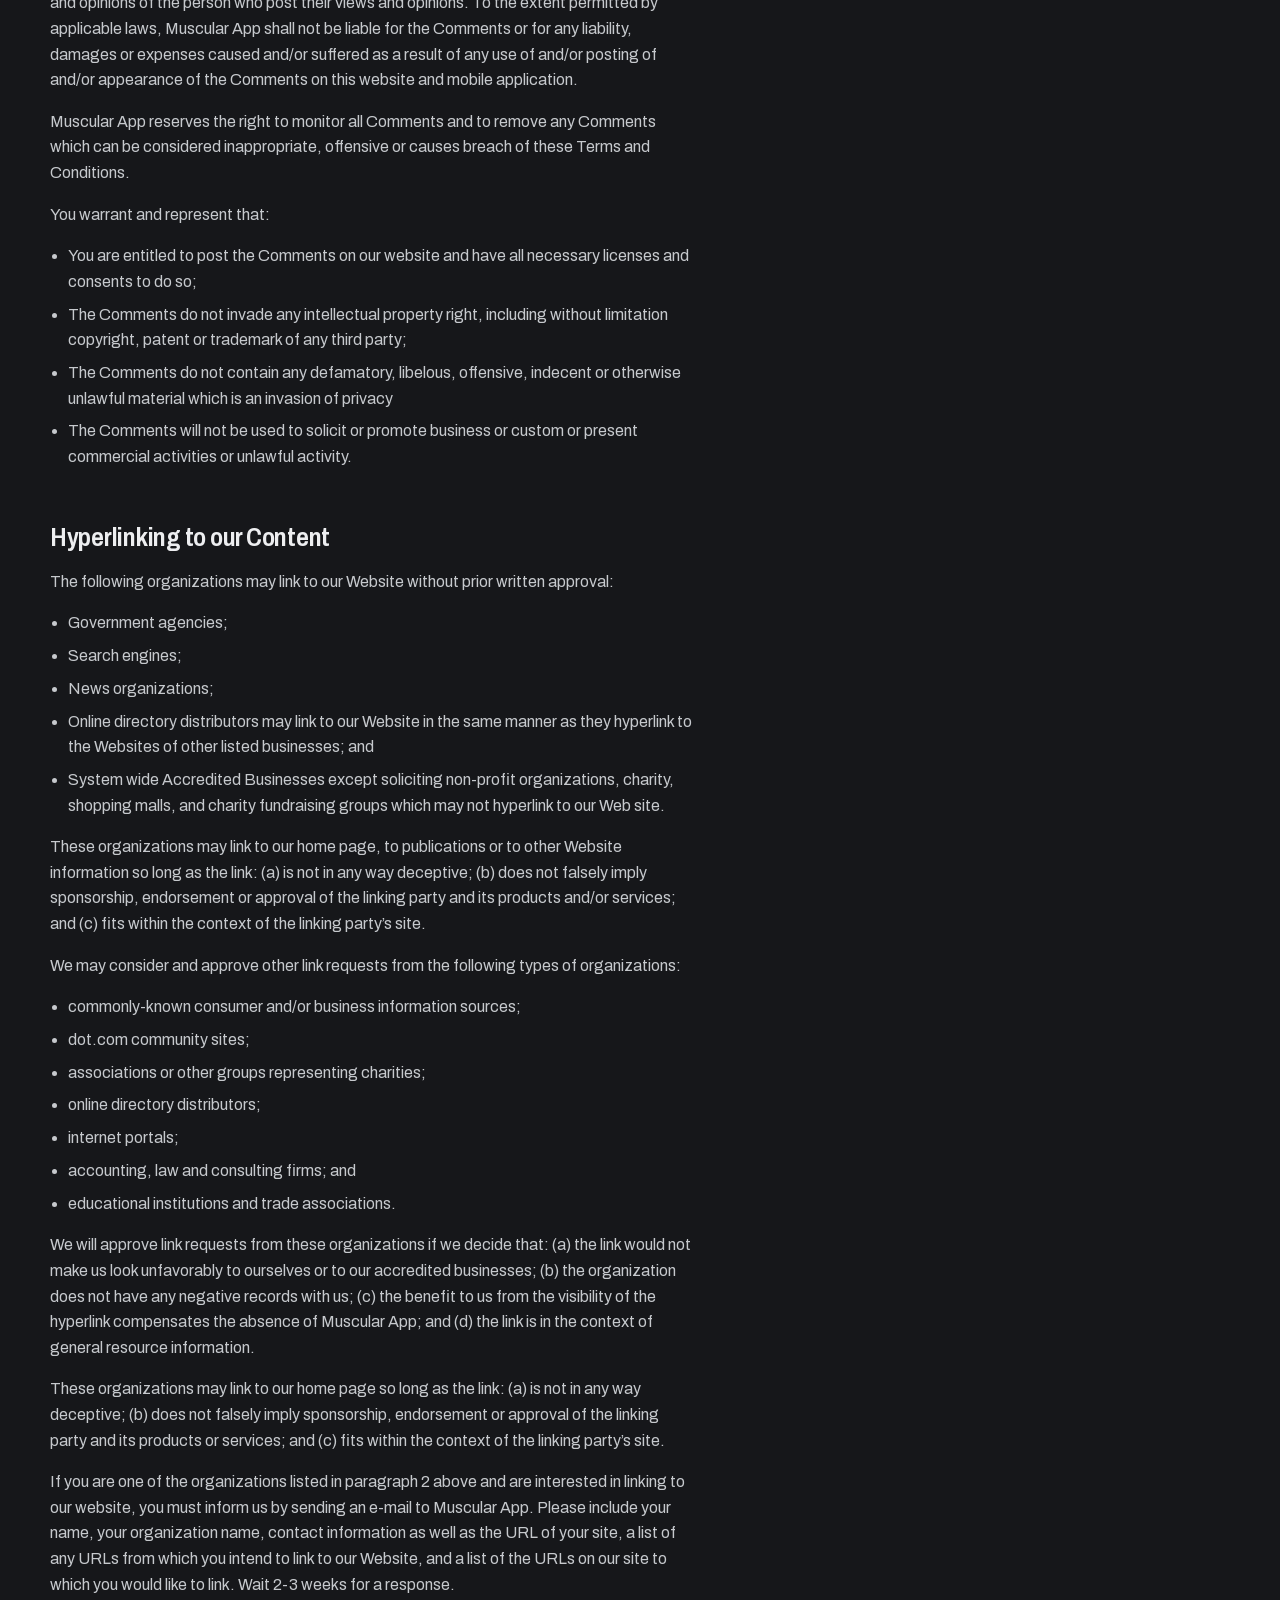
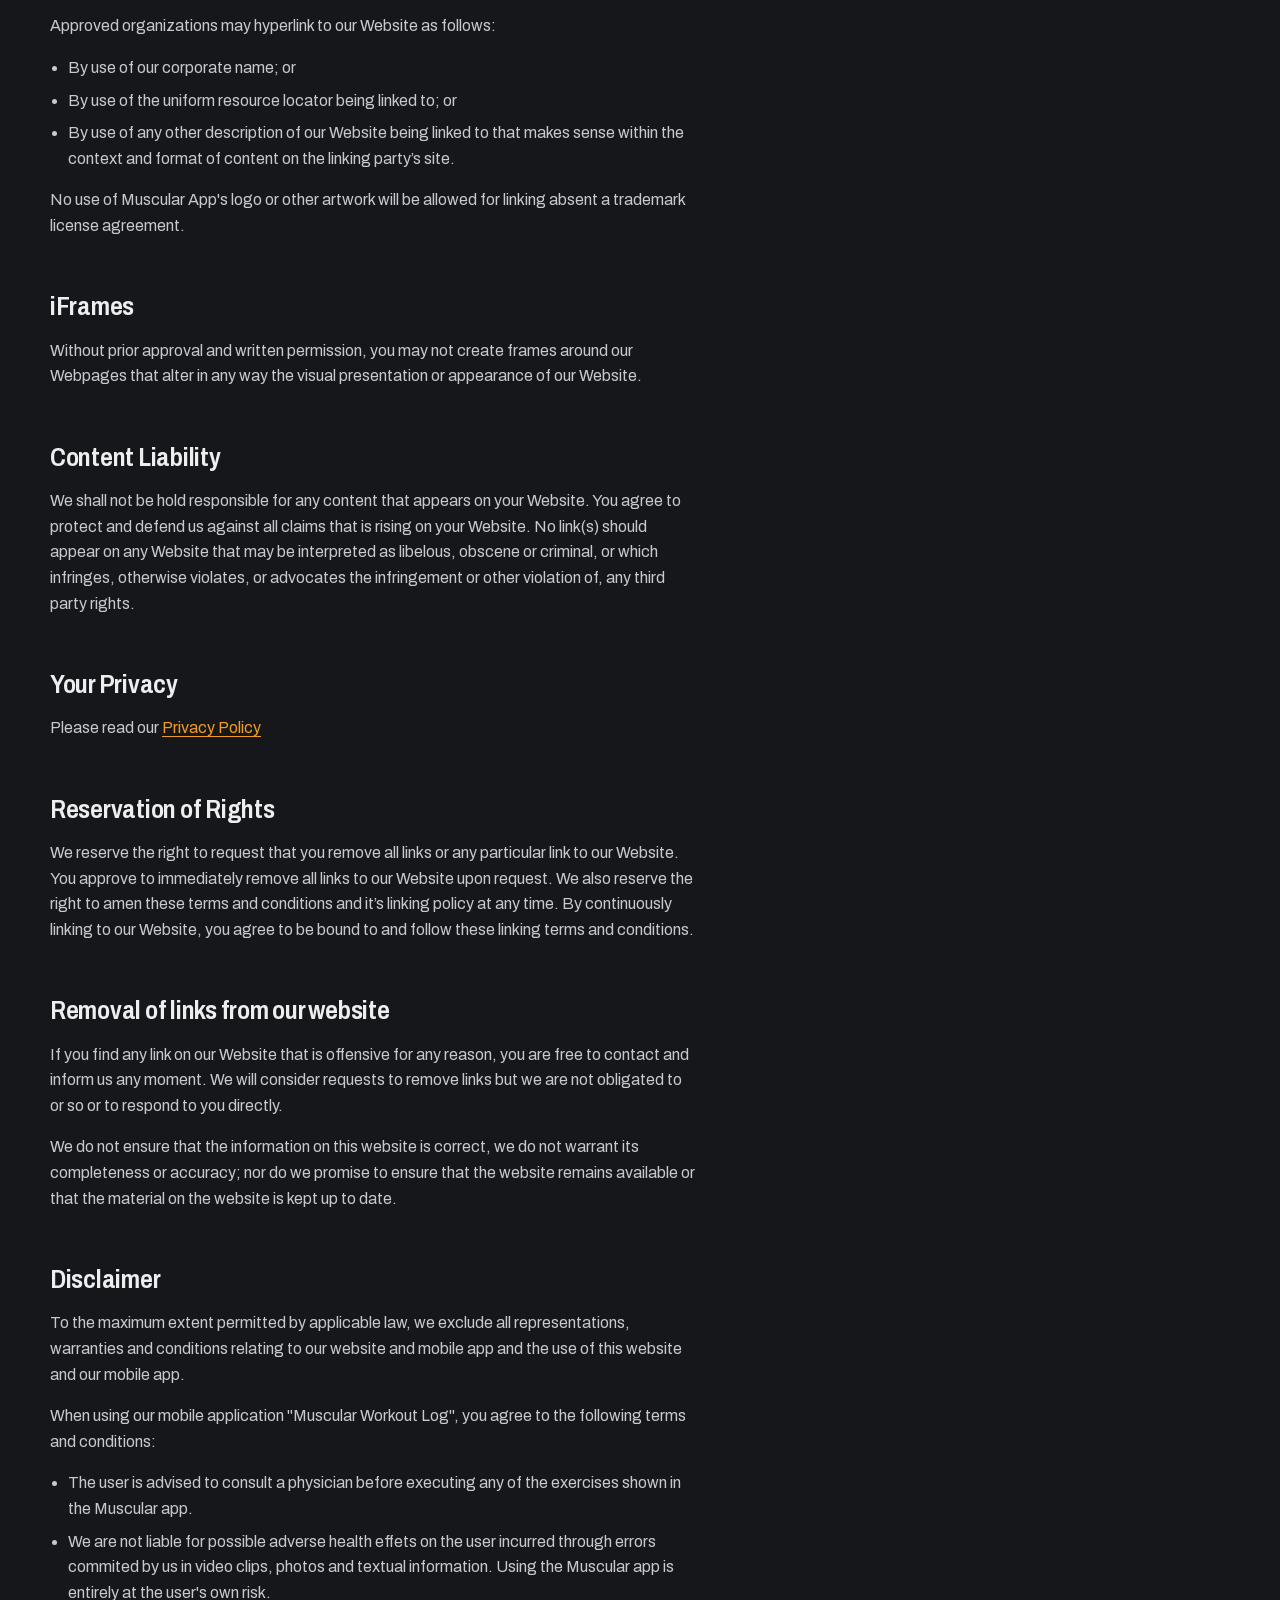
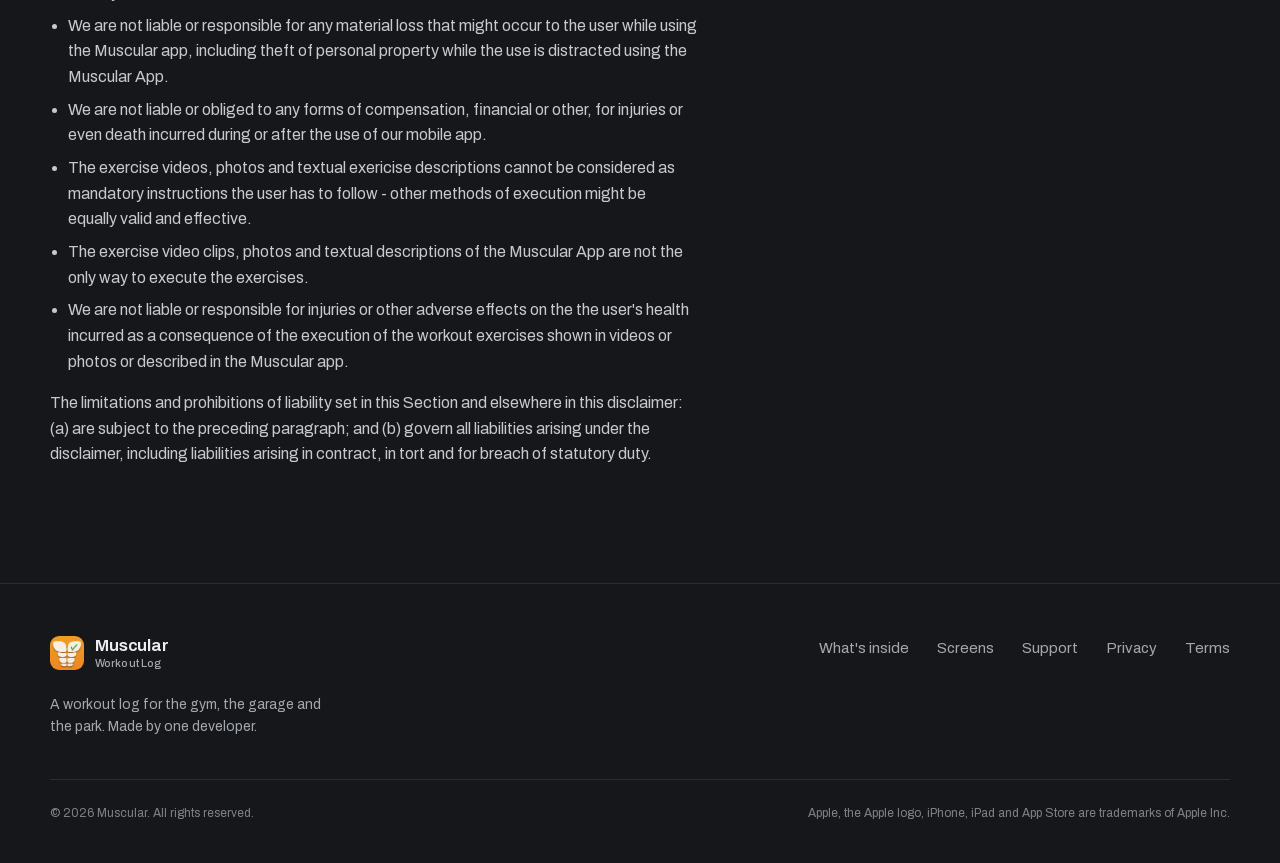
<file: terms.html>
<!doctype html>
<html lang="en">
<head>
  <meta charset="utf-8">
  <meta name="viewport" content="width=device-width, initial-scale=1">
  <title>Terms and Conditions | Muscular Workout Log</title>
  <meta name="description" content="Terms and conditions for the Muscular Workout Log website and iOS app.">
  <link rel="canonical" href="https://muscular.timepod.dev/terms.html">
  <meta name="theme-color" content="#16171a">
  <meta property="og:type" content="article">
  <meta property="og:site_name" content="Muscular Workout Log">
  <meta property="og:title" content="Terms and Conditions | Muscular Workout Log">
  <meta property="og:description" content="Terms and conditions for the Muscular Workout Log website and iOS app.">
  <meta property="og:url" content="https://muscular.timepod.dev/terms.html">
  <meta property="og:image" content="https://muscular.timepod.dev/assets/img/og.png">
  <meta name="twitter:card" content="summary_large_image">
  <link rel="icon" href="favicon.ico" sizes="any">
  <link rel="icon" type="image/png" href="assets/img/icon-32.png" sizes="32x32">
  <link rel="apple-touch-icon" href="assets/img/icon-180.png">
  <link rel="preload" href="assets/fonts/archivo-latin-var.woff2" as="font" type="font/woff2" crossorigin>
  <link rel="stylesheet" href="assets/css/site.css">
</head>
<body>
  <a class="skip" href="#main">Skip to content</a>

  <header class="site-head">
    <div class="wrap head-inner">
      <a class="brand" href="index.html">
        <img src="assets/img/app-icon.png" alt="" width="34" height="34">
        <span>
          <span class="brand-name">Muscular</span>
          <span class="brand-sub">Workout Log</span>
        </span>
      </a>
      <nav class="site-nav" aria-label="Main">
        <a href="index.html#inside">What's inside</a>
        <a href="index.html#screens">Screens</a>
        <a href="support.html">Support</a>
      </nav>
      <a class="btn btn-primary head-cta" href="https://apps.apple.com/us/app/muscular-workout-log/id1513704154" target="_blank" rel="noopener">Get the app</a>
    </div>
  </header>

  <main id="main">
    <section class="page-head">
      <div class="wrap">
        <h1 class="page-title">Terms and Conditions</h1>
      </div>
    </section>

    <div class="wrap">
      <article class="prose">
        <p>These terms and conditions outline the rules and regulations for the use of Muscular App's Website, located at muscular.timepod.dev.</p>

        <p>By accessing this website we assume you accept these terms and conditions. Do not continue to use Muscular App if you do not agree to take all of the terms and conditions stated on this page.</p>

        <p>The following terminology applies to these Terms and Conditions, Privacy Statement and Disclaimer Notice and all Agreements: "Client", "You" and "Your" refers to you, the person log on this website and you as the user of the iOS mobile app and compliant to the Company’s terms and conditions. "The Company", "Ourselves", "We", "Our" and "Us", refers to our Company. "Party", "Parties", or "Us", refers to both the Client and ourselves.
            All terms refer to the offer, acceptance and consideration of payment necessary to undertake the process of our assistance to the Client in the most appropriate manner for the express purpose of meeting the Client’s needs in respect of provision of the Company’s stated services, in accordance with and subject to, prevailing law of Hong Kong. Any use of the above terminology or other words in the singular, plural, capitalization and/or he/she or
            they, are taken as interchangeable and therefore as referring to same.</p>

        <h2>Cookies</h2>

        <p>We employ the use of cookies. By accessing Muscular App website, you agreed to use cookies in agreement with the Muscular App's Privacy Policy. </p>

        <p>Most interactive websites use cookies to let us retrieve the user’s details for each visit. Cookies are used by our website to enable the functionality of certain areas to make it easier for people visiting our website. Some of our affiliate/advertising partners may also use cookies.</p>

        <h2>License</h2>

        <p>Unless otherwise stated, Muscular App and/or its licensors own the intellectual property rights for all material on Muscular App. All intellectual property rights are reserved. You may access this from Muscular App for your own personal use subjected to restrictions set in these terms and conditions.</p>

        <p>You must not:</p>
        <ul>
            <li>Republish material from Muscular App</li>
            <li>Sell, rent or sub-license material from Muscular App</li>
            <li>Reproduce, duplicate or copy material from Muscular App</li>
            <li>Redistribute content from Muscular App</li>
        </ul>

        <p>This Agreement shall begin on the date hereof. </p>

        <p>Parts of this website and the mobile app may offer an opportunity for users to post and exchange opinions and information in certain areas. Muscular App does not filter, edit, publish or review Comments prior to their presence on the website. Comments do not reflect the views and opinions of Muscular App, its agents and/or affiliates.
            Comments reflect the views and opinions of the person who post their views and opinions. To the extent permitted by applicable laws, Muscular App shall not be liable for the Comments or for any liability, damages or expenses caused and/or suffered as a result of any use of and/or posting of and/or appearance of the Comments on this website and mobile application.</p>

        <p>Muscular App reserves the right to monitor all Comments and to remove any Comments which can be considered inappropriate, offensive or causes breach of these Terms and Conditions.</p>

        <p>You warrant and represent that:</p>

        <ul>
            <li>You are entitled to post the Comments on our website and have all necessary licenses and consents to do so;</li>
            <li>The Comments do not invade any intellectual property right, including without limitation copyright, patent or trademark of any third party;</li>
            <li>The Comments do not contain any defamatory, libelous, offensive, indecent or otherwise unlawful material which is an invasion of privacy</li>
            <li>The Comments will not be used to solicit or promote business or custom or present commercial activities or unlawful activity.</li>
        </ul>

        <h2>Hyperlinking to our Content</h2>

        <p>The following organizations may link to our Website without prior written approval:</p>

        <ul>
            <li>Government agencies;</li>
            <li>Search engines;</li>
            <li>News organizations;</li>
            <li>Online directory distributors may link to our Website in the same manner as they hyperlink to the Websites of other listed businesses; and</li>
            <li>System wide Accredited Businesses except soliciting non-profit organizations, charity, shopping malls, and charity fundraising groups which may not hyperlink to our Web site.</li>
        </ul>

        <p>These organizations may link to our home page, to publications or to other Website information so long as the link: (a) is not in any way deceptive; (b) does not falsely imply sponsorship, endorsement or approval of the linking party and its products and/or services; and (c) fits within the context of the linking party’s site.</p>

        <p>We may consider and approve other link requests from the following types of organizations:</p>

        <ul>
            <li>commonly-known consumer and/or business information sources;</li>
            <li>dot.com community sites;</li>
            <li>associations or other groups representing charities;</li>
            <li>online directory distributors;</li>
            <li>internet portals;</li>
            <li>accounting, law and consulting firms; and</li>
            <li>educational institutions and trade associations.</li>
        </ul>

        <p>We will approve link requests from these organizations if we decide that: (a) the link would not make us look unfavorably to ourselves or to our accredited businesses; (b) the organization does not have any negative records with us; (c) the benefit to us from the visibility of the hyperlink compensates the absence of Muscular App; and (d) the link is in the context of general resource information.</p>

        <p>These organizations may link to our home page so long as the link: (a) is not in any way deceptive; (b) does not falsely imply sponsorship, endorsement or approval of the linking party and its products or services; and (c) fits within the context of the linking party’s site.</p>

        <p>If you are one of the organizations listed in paragraph 2 above and are interested in linking to our website, you must inform us by sending an e-mail to Muscular App. Please include your name, your organization name, contact information as well as the URL of your site, a list of any URLs from which you intend to link to our Website, and a list of the URLs on our site to which you would like to link. Wait 2-3 weeks for a response.</p>

        <p>Approved organizations may hyperlink to our Website as follows:</p>

        <ul>
            <li>By use of our corporate name; or</li>
            <li>By use of the uniform resource locator being linked to; or</li>
            <li>By use of any other description of our Website being linked to that makes sense within the context and format of content on the linking party’s site.</li>
        </ul>

        <p>No use of Muscular App's logo or other artwork will be allowed for linking absent a trademark license agreement.</p>

        <h2>iFrames</h2>

        <p>Without prior approval and written permission, you may not create frames around our Webpages that alter in any way the visual presentation or appearance of our Website.</p>

        <h2>Content Liability</h2>

        <p>We shall not be hold responsible for any content that appears on your Website. You agree to protect and defend us against all claims that is rising on your Website. No link(s) should appear on any Website that may be interpreted as libelous, obscene or criminal, or which infringes, otherwise violates, or advocates the infringement or other violation of, any third party rights.</p>

        <h2>Your Privacy</h2>

        <p>Please read our <a href="privacy.html">Privacy Policy</a></p>

        <h2>Reservation of Rights</h2>

        <p>We reserve the right to request that you remove all links or any particular link to our Website. You approve to immediately remove all links to our Website upon request. We also reserve the right to amen these terms and conditions and it’s linking policy at any time. By continuously linking to our Website, you agree to be bound to and follow these linking terms and conditions.</p>

        <h2>Removal of links from our website</h2>

        <p>If you find any link on our Website that is offensive for any reason, you are free to contact and inform us any moment. We will consider requests to remove links but we are not obligated to or so or to respond to you directly.</p>

        <p>We do not ensure that the information on this website is correct, we do not warrant its completeness or accuracy; nor do we promise to ensure that the website remains available or that the material on the website is kept up to date.</p>

        <h2>Disclaimer</h2>

        <p>To the maximum extent permitted by applicable law, we exclude all representations, warranties and conditions relating to our website and mobile app and the use of this website and our mobile app.</p>

        <p>When using our mobile application "Muscular Workout Log", you agree to the following terms and conditions:</p>

        <ul>
            <li>The user is advised to consult a physician before executing any of the exercises shown in the Muscular app.</li>
            <li>We are not liable for possible adverse health effets on the user incurred through errors commited by us in video clips, photos and textual information. Using the Muscular app is entirely at the user's own risk.</li>
            <li>We are not liable or responsible for any material loss that might occur to the user while using the Muscular app, including theft of personal property while the use is distracted using the Muscular App.</li>
            <li>We are not liable or obliged to any forms of compensation, financial or other, for injuries or even death incurred during or after the use of our mobile app.</li>
            <li>The exercise videos, photos and textual exericise descriptions cannot be considered as mandatory instructions the user has to follow - other methods of execution might be equally valid and effective.</li>
            <li>The exercise video clips, photos and textual descriptions of the Muscular App are not the only way to execute the exercises. </li>
            <li>We are not liable or responsible for injuries or other adverse effects on the the user's health incurred as a consequence of the execution of the workout exercises shown in videos or photos or described in the Muscular app.</li>
        </ul>

        <p>The limitations and prohibitions of liability set in this Section and elsewhere in this disclaimer: (a) are subject to the preceding paragraph; and (b) govern all liabilities arising under the disclaimer, including liabilities arising in contract, in tort and for breach of statutory duty.</p>
      </article>
    </div>
  </main>

  <footer class="site-foot">
    <div class="wrap">
      <div class="foot-grid">
        <div class="foot-brand">
          <a class="brand" href="index.html">
            <img src="assets/img/app-icon.png" alt="" width="34" height="34">
            <span>
              <span class="brand-name">Muscular</span>
              <span class="brand-sub">Workout Log</span>
            </span>
          </a>
          <p>A workout log for the gym, the garage and the park. Made by one developer.</p>
        </div>
        <nav class="foot-nav" aria-label="Footer">
          <a href="index.html#inside">What's inside</a>
          <a href="index.html#screens">Screens</a>
          <a href="support.html">Support</a>
          <a href="privacy.html">Privacy</a>
          <a href="terms.html">Terms</a>
        </nav>
      </div>
      <div class="foot-legal">
        <p>&copy; 2026 Muscular. All rights reserved.</p>
        <p>Apple, the Apple logo, iPhone, iPad and App Store are trademarks of Apple Inc.</p>
      </div>
    </div>
  </footer>
</body>
</html>
</file>
<file: assets/css/site.css>
/* Muscular Workout Log: static marketing site */

@font-face {
  font-family: "Archivo";
  src: url("../fonts/archivo-latin-var.woff2") format("woff2");
  font-weight: 100 900;
  font-stretch: 62% 125%;
  font-style: normal;
  font-display: swap;
}

:root {
  --ink: #16171a;
  --ink-2: #1d1f23;
  --ink-3: #25282d;
  --line: #33373d;
  --line-soft: #2a2d32;
  --text: #edeef0;
  --muted: #a3a8ae;
  --orange: #f29b20;
  --orange-bright: #ffa92f;
  --orange-deep: #c8770c;
  --orange-wash: rgba(242, 155, 32, 0.12);
  --green: #3ecf6b;
  --green-fill: #1f7a3f;
  --paper: #f4f4f1;
  --paper-ink: #1a1b1e;
  --paper-muted: #5c6066;
  --paper-line: #d7d7d1;
  --maxw: 1180px;
  --gutter: clamp(20px, 5vw, 48px);
  --radius: 24px;
  --font: "Archivo", system-ui, -apple-system, "Segoe UI", Roboto, sans-serif;
}

*,
*::before,
*::after {
  box-sizing: border-box;
}

html {
  scroll-behavior: smooth;
}

[id] {
  scroll-margin-top: 88px;
}

body {
  margin: 0;
  background: var(--ink);
  color: var(--text);
  font-family: var(--font);
  font-size: 1rem;
  line-height: 1.6;
  -webkit-font-smoothing: antialiased;
  -moz-osx-font-smoothing: grayscale;
  text-rendering: optimizeLegibility;
}

img {
  display: block;
  max-width: 100%;
  height: auto;
}

a {
  color: inherit;
}

:focus-visible {
  outline: 2px solid var(--orange);
  outline-offset: 3px;
  border-radius: 4px;
}

::selection {
  background: var(--orange);
  color: #1a1206;
}

.wrap {
  width: min(var(--maxw), 100% - (var(--gutter) * 2));
  margin-inline: auto;
}

.sr-only {
  position: absolute;
  width: 1px;
  height: 1px;
  padding: 0;
  margin: -1px;
  overflow: hidden;
  clip: rect(0 0 0 0);
  white-space: nowrap;
  border: 0;
}

.skip {
  position: absolute;
  left: 12px;
  top: -80px;
  z-index: 100;
  padding: 10px 16px;
  border-radius: 8px;
  background: var(--orange);
  color: #1a1206;
  font-weight: 600;
  text-decoration: none;
  transition: top 0.15s ease;
}

.skip:focus {
  top: 12px;
}

/* ---------- type ---------- */

.display,
.display-2,
.page-title {
  font-weight: 700;
  font-stretch: 76%;
  letter-spacing: -0.018em;
  line-height: 0.94;
  margin: 0;
  text-wrap: balance;
}

.display {
  font-size: clamp(2.9rem, 6.4vw, 5.5rem);
}

.display-2 {
  font-size: clamp(2.15rem, 4.6vw, 3.6rem);
}

.lede {
  max-width: 52ch;
  margin: 18px 0 0;
  color: var(--muted);
  font-size: clamp(1rem, 1.3vw, 1.125rem);
}

.lede strong {
  color: var(--text);
  font-weight: 600;
}

.subhead {
  margin: 0;
  font-size: clamp(1.8rem, 3.4vw, 2.6rem);
  font-stretch: 78%;
  font-weight: 700;
  letter-spacing: -0.015em;
  line-height: 1.02;
  text-wrap: balance;
}

.eyebrow-free {
  margin: 0 0 14px;
  color: var(--muted);
  font-size: 0.875rem;
  font-weight: 500;
}

/* ---------- buttons ---------- */

.btn {
  display: inline-flex;
  align-items: center;
  justify-content: center;
  gap: 10px;
  padding: 12px 20px;
  border-radius: 999px;
  font-size: 0.9375rem;
  font-weight: 600;
  line-height: 1.2;
  text-decoration: none;
  transition: background-color 0.18s ease, transform 0.18s ease;
}

.btn-primary {
  background: var(--orange);
  color: #201403;
}

.btn-primary:hover {
  background: var(--orange-bright);
  transform: translateY(-1px);
}

.text-link {
  color: var(--text);
  font-size: 0.9375rem;
  font-weight: 500;
  text-decoration: underline;
  text-decoration-color: var(--orange);
  text-decoration-thickness: 1.5px;
  text-underline-offset: 5px;
}

.text-link:hover {
  color: var(--orange);
}

/* ---------- header ---------- */

.site-head {
  position: sticky;
  top: 0;
  z-index: 40;
  background: rgba(22, 23, 26, 0.88);
  border-bottom: 1px solid var(--line-soft);
  backdrop-filter: blur(16px);
  -webkit-backdrop-filter: blur(16px);
}

.head-inner {
  display: flex;
  align-items: center;
  gap: 28px;
  min-height: 70px;
}

.brand {
  display: inline-flex;
  align-items: center;
  gap: 11px;
  text-decoration: none;
  letter-spacing: -0.01em;
}

.brand img {
  width: 34px;
  height: 34px;
  border-radius: 9px;
}

.brand-name {
  display: block;
  font-size: 1.0625rem;
  font-weight: 620;
  line-height: 1.2;
}

.brand-sub {
  display: block;
  margin-top: 1px;
  color: var(--muted);
  font-size: 0.6875rem;
  font-weight: 500;
  line-height: 1.2;
  letter-spacing: 0.01em;
}

.site-nav {
  display: flex;
  gap: 30px;
  margin-left: auto;
}

.site-nav a {
  padding: 6px 0;
  color: var(--muted);
  font-size: 0.9375rem;
  text-decoration: none;
}

.site-nav a:hover {
  color: var(--text);
}

.head-cta {
  padding: 10px 18px;
  font-size: 0.875rem;
}

/* ---------- hero ---------- */

.hero {
  position: relative;
  isolation: isolate;
  padding-block: clamp(52px, 8vw, 104px);
  overflow: clip;
}

.hero::before {
  content: "";
  position: absolute;
  z-index: -1;
  top: 20px;
  right: -120px;
  width: 640px;
  height: 640px;
  background: radial-gradient(circle, rgba(242, 155, 32, 0.18), rgba(242, 155, 32, 0) 64%);
  pointer-events: none;
}

.hero-grid {
  display: grid;
  grid-template-columns: minmax(0, 1.02fr) minmax(0, 0.98fr);
  align-items: center;
  gap: clamp(36px, 5vw, 72px);
}

.hero-lede {
  max-width: 44ch;
  margin: 26px 0 0;
  color: var(--muted);
  font-size: clamp(1.0625rem, 1.35vw, 1.1875rem);
}

.hero-actions {
  display: flex;
  flex-wrap: wrap;
  align-items: center;
  gap: 20px;
  margin-top: 34px;
}

.badge img {
  width: auto;
  height: 54px;
  transition: transform 0.18s ease;
}

.badge:hover img {
  transform: translateY(-2px);
}

.hero-note {
  max-width: 40ch;
  margin: 18px 0 0;
  color: var(--muted);
  font-size: 0.875rem;
}

/* ---------- session card ---------- */

.session {
  padding: clamp(17px, 2.4vw, 24px);
  background: linear-gradient(170deg, #23262b 0%, #1b1d21 100%);
  border: 1px solid var(--line);
  border-radius: var(--radius);
  box-shadow: 0 40px 80px -40px rgba(0, 0, 0, 0.9);
}

.session-head {
  display: flex;
  align-items: flex-start;
  justify-content: space-between;
  gap: 14px;
  padding-bottom: 16px;
  border-bottom: 1px solid var(--line-soft);
}

.session-day {
  margin: 0 0 5px;
  color: var(--muted);
  font-size: 0.75rem;
  font-weight: 500;
  letter-spacing: 0.02em;
}

.session-title {
  margin: 0;
  font-size: clamp(1.0625rem, 1.6vw, 1.25rem);
  font-weight: 640;
  letter-spacing: -0.01em;
  line-height: 1.25;
}

.session-rest {
  display: inline-flex;
  flex-shrink: 0;
  align-items: center;
  gap: 7px;
  padding: 5px 11px;
  border: 1px solid rgba(62, 207, 107, 0.35);
  border-radius: 999px;
  background: rgba(31, 122, 63, 0.22);
  color: #93f0b2;
  font-size: 0.8125rem;
  font-variant-numeric: tabular-nums;
  line-height: 1.4;
  white-space: nowrap;
}

.session-rest .dot {
  width: 7px;
  height: 7px;
  border-radius: 50%;
  background: var(--green);
}

.session-metrics {
  display: grid;
  grid-template-columns: repeat(3, minmax(0, 1fr));
  gap: 1px;
  margin-inline: calc(clamp(17px, 2.4vw, 24px) * -1);
  padding-inline: clamp(17px, 2.4vw, 24px);
  border-bottom: 1px solid var(--line-soft);
  background: var(--line-soft);
}

.metric {
  display: flex;
  flex-direction: column;
  gap: 1px;
  padding: 13px 12px;
  background: #202327;
}

.metric:first-child {
  border-top-left-radius: 2px;
}

.metric span {
  color: var(--muted);
  font-size: 0.75rem;
}

.metric b {
  font-size: 1.0625rem;
  font-weight: 650;
  font-variant-numeric: tabular-nums;
  letter-spacing: -0.01em;
  line-height: 1.3;
}

.metric b i {
  color: var(--muted);
  font-size: 0.75rem;
  font-style: normal;
  font-weight: 500;
}

.sets {
  width: 100%;
  border-collapse: collapse;
  font-variant-numeric: tabular-nums;
}

.sets caption {
  text-align: left;
}

.sets th {
  padding: 14px 5px 8px;
  color: var(--muted);
  font-size: 0.6875rem;
  font-weight: 500;
  letter-spacing: 0.01em;
  text-align: left;
}

.sets td {
  padding: 5px;
  font-size: 0.875rem;
}

.sets th:first-child,
.sets td:first-child {
  width: 36px;
  text-align: center;
}

.sets th:nth-child(3),
.sets td:nth-child(3),
.sets th:nth-child(4),
.sets td:nth-child(4) {
  text-align: center;
}

.sets th:last-child,
.sets td:last-child {
  width: 32px;
  text-align: right;
}

.set-no {
  color: var(--orange);
  font-weight: 650;
}

tr.is-upcoming .set-no {
  color: var(--muted);
}

.last {
  color: var(--muted);
  font-size: 0.8125rem;
}

.chip {
  display: inline-flex;
  justify-content: center;
  min-width: 48px;
  padding: 5px 7px;
  border-radius: 7px;
  font-size: 0.8125rem;
  font-weight: 600;
  line-height: 1.2;
}

.chip-done {
  background: var(--green-fill);
  color: #eafff0;
}

.chip-active {
  border: 1.5px solid var(--orange);
  background: var(--orange-wash);
  color: #ffd79b;
}

.chip-empty {
  border: 1.5px dashed #42464c;
  color: #83888f;
}

.mark {
  display: inline-grid;
  place-items: center;
  width: 20px;
  height: 20px;
  border: 1.5px solid #42464c;
  border-radius: 999px;
  vertical-align: middle;
}

.mark svg {
  width: 11px;
  height: 11px;
}

.mark-done {
  border-color: var(--green);
  background: rgba(62, 207, 107, 0.14);
  color: var(--green);
}

.mark-active {
  border-color: var(--orange);
}

.session-actions {
  display: flex;
  align-items: center;
  gap: 12px;
  margin-top: 14px;
}

.add-set {
  flex: 1;
  padding: 9px;
  border: 1px dashed #42464c;
  border-radius: 9px;
  color: var(--muted);
  font-size: 0.875rem;
  text-align: center;
}

.finish {
  padding: 9px 18px;
  border-radius: 9px;
  background: var(--orange);
  color: #201403;
  font-size: 0.875rem;
  font-weight: 650;
}

@keyframes check-in {
  from {
    opacity: 0;
    transform: scale(0.45);
  }
  to {
    opacity: 1;
    transform: scale(1);
  }
}

.mark-done svg {
  animation: check-in 0.45s cubic-bezier(0.2, 0.9, 0.3, 1.35) both;
}

.row-a .mark-done svg {
  animation-delay: 0.25s;
}

.row-b .mark-done svg {
  animation-delay: 0.4s;
}

/* ---------- sections ---------- */

.section {
  padding-block: clamp(64px, 9vw, 120px);
}

.section-hairline {
  border-top: 1px solid var(--line-soft);
}

.section-head {
  max-width: 820px;
}

/* ---------- the training sheet ---------- */

.sheet {
  background: var(--paper);
  color: var(--paper-ink);
}

.sheet .lede {
  color: var(--paper-muted);
}

.sheet-grid {
  display: grid;
  grid-template-columns: minmax(0, 1fr) minmax(0, 1fr);
  gap: clamp(32px, 6vw, 80px);
  margin-top: clamp(36px, 5vw, 56px);
}

.group-title {
  display: flex;
  align-items: baseline;
  justify-content: space-between;
  gap: 16px;
  margin: 0 0 4px;
  font-size: 1.125rem;
  font-weight: 650;
  letter-spacing: -0.01em;
}

.features {
  margin: 0;
  padding: 0;
  list-style: none;
}

.features li {
  display: grid;
  grid-template-columns: minmax(0, 0.9fr) minmax(0, 1.3fr);
  align-items: baseline;
  gap: 18px;
  padding: 15px 0;
  border-top: 1px solid var(--paper-line);
}

.features li:last-child {
  border-bottom: 1px solid var(--paper-line);
}

.features b {
  font-size: 0.9375rem;
  font-weight: 640;
  line-height: 1.4;
}

.features span {
  color: var(--paper-muted);
  font-size: 0.875rem;
  line-height: 1.5;
}

.sheet-foot {
  display: flex;
  flex-wrap: wrap;
  gap: 20px 40px;
  align-items: baseline;
  justify-content: space-between;
  margin-top: 34px;
  padding-top: 22px;
  border-top: 1px solid var(--paper-line);
}

.sheet-foot p {
  max-width: 70ch;
  margin: 0;
  color: var(--paper-muted);
  font-size: 0.875rem;
}

.sheet-foot .text-link {
  color: var(--paper-ink);
  font-size: 0.875rem;
  white-space: nowrap;
}

/* ---------- split sections ---------- */

.split {
  display: grid;
  grid-template-columns: minmax(0, 1fr) minmax(0, 1fr);
  align-items: center;
  gap: clamp(36px, 6vw, 80px);
}

.phones-pair {
  display: flex;
  align-items: flex-start;
  justify-content: center;
  gap: clamp(14px, 2.5vw, 28px);
}

.phones-pair img {
  width: min(46%, 260px);
  filter: drop-shadow(0 26px 32px rgba(0, 0, 0, 0.55));
}

.phones-pair img:last-child {
  margin-top: clamp(18px, 4vw, 44px);
}

/* ---------- gallery ---------- */

.gallery-section {
  overflow: clip;
}

.gallery {
  display: flex;
  gap: clamp(18px, 2.5vw, 30px);
  margin: 0 calc(var(--gutter) * -1);
  padding: 12px var(--gutter) 28px;
  overflow-x: auto;
  scroll-snap-type: x mandatory;
  scrollbar-color: var(--line) transparent;
  scrollbar-width: thin;
}

.gallery::-webkit-scrollbar {
  height: 6px;
}

.gallery::-webkit-scrollbar-thumb {
  background: var(--line);
  border-radius: 999px;
}

.shot {
  flex: 0 0 auto;
  width: clamp(220px, 24vw, 280px);
  margin: 0;
  scroll-snap-align: start;
}

.shot img {
  width: 100%;
  filter: drop-shadow(0 22px 28px rgba(0, 0, 0, 0.5));
}

.shot figcaption {
  margin-top: 16px;
  color: var(--muted);
  font-size: 0.875rem;
  line-height: 1.5;
}

.gallery-hint {
  margin: 18px 0 0;
  color: var(--muted);
  font-size: 0.8125rem;
}

/* ---------- charts ---------- */

.proof-grid {
  display: grid;
  grid-template-columns: minmax(0, 1fr) minmax(0, 1fr);
  gap: clamp(18px, 3vw, 32px);
  margin-top: clamp(32px, 5vw, 48px);
}

.chart-card {
  margin: 0;
  padding: clamp(12px, 2vw, 20px);
  border: 1px solid var(--line);
  border-radius: 18px;
  background: var(--ink-2);
}

.chart-card img {
  width: 100%;
  filter: drop-shadow(0 16px 22px rgba(0, 0, 0, 0.45));
}

.chart-card figcaption {
  margin-top: 14px;
  color: var(--muted);
  font-size: 0.875rem;
  line-height: 1.5;
}

.widgets {
  display: grid;
  grid-template-columns: minmax(0, 0.9fr) minmax(0, 1.1fr);
  align-items: center;
  gap: clamp(28px, 5vw, 64px);
  margin-top: clamp(40px, 6vw, 72px);
  padding-top: clamp(32px, 5vw, 52px);
  border-top: 1px solid var(--line-soft);
}

.widget-imgs {
  display: flex;
  align-items: center;
  justify-content: center;
  gap: clamp(16px, 3vw, 30px);
}

.widget-imgs img {
  border-radius: 22px;
  filter: drop-shadow(0 20px 26px rgba(0, 0, 0, 0.5));
}

.widget-imgs img:first-child {
  width: min(48%, 250px);
}

.widget-imgs img:last-child {
  width: min(40%, 210px);
}

/* ---------- purchase ---------- */

.purchase {
  border-top: 1px solid var(--line);
  border-bottom: 1px solid var(--line);
  background: var(--ink-2);
}

.purchase-grid {
  display: grid;
  grid-template-columns: minmax(0, 1.1fr) minmax(0, 0.9fr);
  align-items: center;
  gap: clamp(32px, 6vw, 80px);
}

.purchase .display-2 {
  font-size: clamp(2.6rem, 6vw, 4.6rem);
}

.spec {
  margin: 0;
  padding: 0;
  list-style: none;
  font-variant-numeric: tabular-nums;
}

.spec li {
  display: flex;
  justify-content: space-between;
  gap: 20px;
  padding: 14px 0;
  border-top: 1px solid var(--line-soft);
  font-size: 0.9375rem;
}

.spec li:last-child {
  border-bottom: 1px solid var(--line-soft);
}

.spec span {
  color: var(--muted);
}

.spec b {
  font-weight: 600;
}

.spec .free {
  color: var(--green);
}

.purchase-actions {
  display: flex;
  flex-wrap: wrap;
  align-items: center;
  gap: 20px;
  margin-top: 30px;
}

.purchase-note {
  margin: 22px 0 0;
  color: var(--muted);
  font-size: 0.875rem;
}

/* ---------- contact ---------- */

.contact-grid {
  display: grid;
  grid-template-columns: minmax(0, 1fr) minmax(0, 0.9fr);
  align-items: start;
  gap: clamp(32px, 6vw, 80px);
}

.mail {
  display: inline-block;
  margin-top: 8px;
  color: var(--text);
  font-size: clamp(1.5rem, 3.4vw, 2.4rem);
  font-stretch: 82%;
  font-weight: 650;
  letter-spacing: -0.015em;
  line-height: 1.15;
  text-decoration: underline;
  text-decoration-color: var(--orange);
  text-decoration-thickness: 2px;
  text-underline-offset: 8px;
  word-break: break-word;
}

.mail:hover {
  color: var(--orange);
}

.contact-aside {
  padding-top: 6px;
  color: var(--muted);
  font-size: 0.9375rem;
}

.contact-aside p {
  margin: 0 0 14px;
}

.contact-aside ul {
  margin: 0;
  padding-left: 1.15em;
}

.contact-aside li {
  margin-bottom: 6px;
}

.contact-aside .note {
  margin-top: 18px;
  margin-bottom: 0;
  color: #7d8288;
  font-size: 0.875rem;
}

/* ---------- prose pages ---------- */

.page-head {
  padding-block: clamp(48px, 7vw, 88px) clamp(24px, 3vw, 34px);
  border-bottom: 1px solid var(--line-soft);
}

.page-title {
  font-size: clamp(2.6rem, 5.6vw, 4.2rem);
}

.page-intro {
  max-width: 58ch;
  margin: 16px 0 0;
  color: var(--muted);
  font-size: 1.0625rem;
}

.prose {
  max-width: 72ch;
  padding-block: clamp(36px, 5vw, 64px) clamp(56px, 8vw, 100px);
}

.prose h2,
.prose h3 {
  margin: 2.1em 0 0.55em;
  font-weight: 650;
  font-stretch: 84%;
  letter-spacing: -0.01em;
  line-height: 1.15;
}

.prose h2:first-child,
.prose h3:first-child,
.prose > div > :first-child {
  margin-top: 0;
}

.prose h2 {
  font-size: 1.6rem;
}

.prose h3 {
  font-size: 1.25rem;
}

.prose p,
.prose li {
  color: #c6c9cd;
}

.prose li {
  margin-bottom: 0.45em;
}

.prose ul {
  padding-left: 1.15em;
}

.prose a {
  color: var(--orange);
  text-underline-offset: 3px;
}

.prose strong {
  color: var(--text);
}

/* ---------- support page ---------- */

.support-callout {
  display: grid;
  grid-template-columns: minmax(0, 1.1fr) minmax(0, 0.9fr);
  align-items: start;
  gap: clamp(32px, 6vw, 80px);
  padding-block: clamp(40px, 6vw, 72px) clamp(64px, 9vw, 110px);
}

.support-card {
  padding: clamp(20px, 3vw, 30px);
  border: 1px solid var(--line);
  border-radius: 18px;
  background: var(--ink-2);
}

.support-card h2 {
  margin: 0 0 10px;
  font-size: 1.125rem;
  font-weight: 640;
}

.support-card p {
  margin: 0 0 14px;
  color: var(--muted);
  font-size: 0.9375rem;
}

.support-card ul {
  margin: 0;
  padding-left: 1.15em;
  color: var(--muted);
  font-size: 0.9375rem;
}

.support-card li {
  margin-bottom: 6px;
}

.support-card + .support-card {
  margin-top: 16px;
}

.support-card a {
  color: var(--orange);
  text-underline-offset: 3px;
}

.support-aside .note {
  margin: 20px 0 0;
  color: #7d8288;
  font-size: 0.875rem;
}

/* ---------- 404 ---------- */

.notfound {
  display: grid;
  align-content: center;
  min-height: 62vh;
  padding-block: clamp(56px, 8vw, 100px);
}

.notfound-code {
  margin: 0 0 10px;
  color: var(--orange);
  font-size: clamp(4.5rem, 15vw, 9rem);
  font-stretch: 70%;
  font-weight: 700;
  letter-spacing: -0.02em;
  line-height: 0.85;
}

.notfound-actions {
  display: flex;
  flex-wrap: wrap;
  gap: 16px 28px;
  align-items: center;
  margin-top: 30px;
}

/* ---------- footer ---------- */

.site-foot {
  padding-block: 52px 40px;
  border-top: 1px solid var(--line-soft);
}

.foot-grid {
  display: grid;
  grid-template-columns: minmax(0, 1.1fr) minmax(0, 0.9fr);
  gap: 36px;
}

.foot-brand p {
  max-width: 36ch;
  margin: 16px 0 0;
  color: var(--muted);
  font-size: 0.875rem;
}

.foot-nav {
  display: flex;
  flex-wrap: wrap;
  align-items: flex-start;
  justify-content: flex-end;
  gap: 12px 28px;
}

.foot-nav a {
  color: var(--muted);
  font-size: 0.9375rem;
  text-decoration: none;
}

.foot-nav a:hover {
  color: var(--text);
}

.foot-legal {
  display: flex;
  flex-wrap: wrap;
  justify-content: space-between;
  gap: 10px 24px;
  margin-top: 40px;
  padding-top: 24px;
  border-top: 1px solid var(--line-soft);
  color: #7d8288;
  font-size: 0.75rem;
}

.foot-legal p {
  margin: 0;
}

/* ---------- responsive ---------- */

@media (max-width: 980px) {
  .hero-grid,
  .sheet-grid,
  .split,
  .purchase-grid,
  .contact-grid,
  .support-callout,
  .widgets,
  .proof-grid {
    grid-template-columns: minmax(0, 1fr);
  }

  .hero-grid {
    gap: 46px;
  }

  .session {
    max-width: 560px;
  }

  .phones-pair {
    order: -1;
  }

  .widgets {
    gap: 32px;
  }

  .foot-grid {
    grid-template-columns: minmax(0, 1fr);
    gap: 28px;
  }

  .foot-nav {
    justify-content: flex-start;
  }
}

@media (max-width: 760px) {
  .site-nav {
    display: none;
  }

  .head-cta {
    margin-left: auto;
  }

  .brand-sub {
    display: none;
  }
}

@media (max-width: 620px) {
  .features li {
    grid-template-columns: minmax(0, 1fr);
    gap: 4px;
    padding: 14px 0;
  }

  .sheet-foot {
    display: block;
  }

  .sheet-foot .text-link {
    display: inline-block;
    margin-top: 14px;
  }

  .hero-actions {
    gap: 16px;
  }

  .badge img {
    height: 48px;
  }

  .session-actions {
    flex-wrap: wrap;
  }

  .add-set {
    flex-basis: 100%;
  }

  .finish {
    width: 100%;
    text-align: center;
  }

  .widget-imgs {
    gap: 14px;
  }

  .notfound-actions {
    align-items: flex-start;
    flex-direction: column;
  }
}

@media (prefers-reduced-motion: reduce) {
  html {
    scroll-behavior: auto;
  }

  *,
  *::before,
  *::after {
    animation-duration: 0.001ms !important;
    animation-delay: 0ms !important;
    animation-iteration-count: 1 !important;
    transition-duration: 0.001ms !important;
  }
}
</file>
